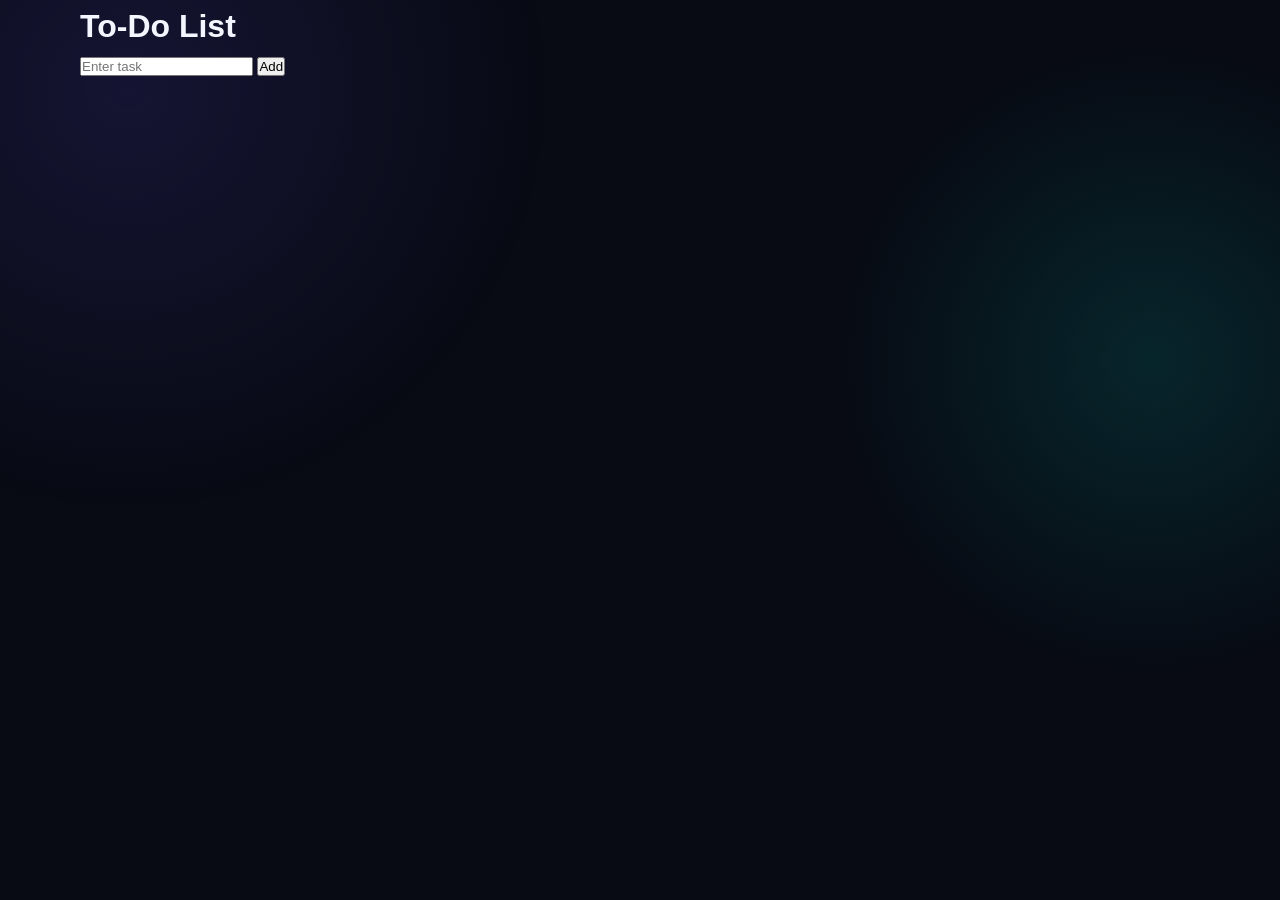
<file: Index.html>
<!DOCTYPE html>
<html lang="en">
<head>
    <meta charset="UTF-8">
    <meta name="viewport" content="width=device-width, initial-scale=1.0">
    <title>To-Do App</title>

    <link rel="stylesheet" href="style.css">
</head>
<body>

    <div class="container">
        <h1>To-Do List</h1>

        <div class="input-box">
            <input type="text" id="taskInput" placeholder="Enter task">
            <button onclick="addTask()">Add</button>
        </div>

        <ul id="taskList"></ul>
    </div>

    <script src="script.js"></script>
</body>
</html>
</file>
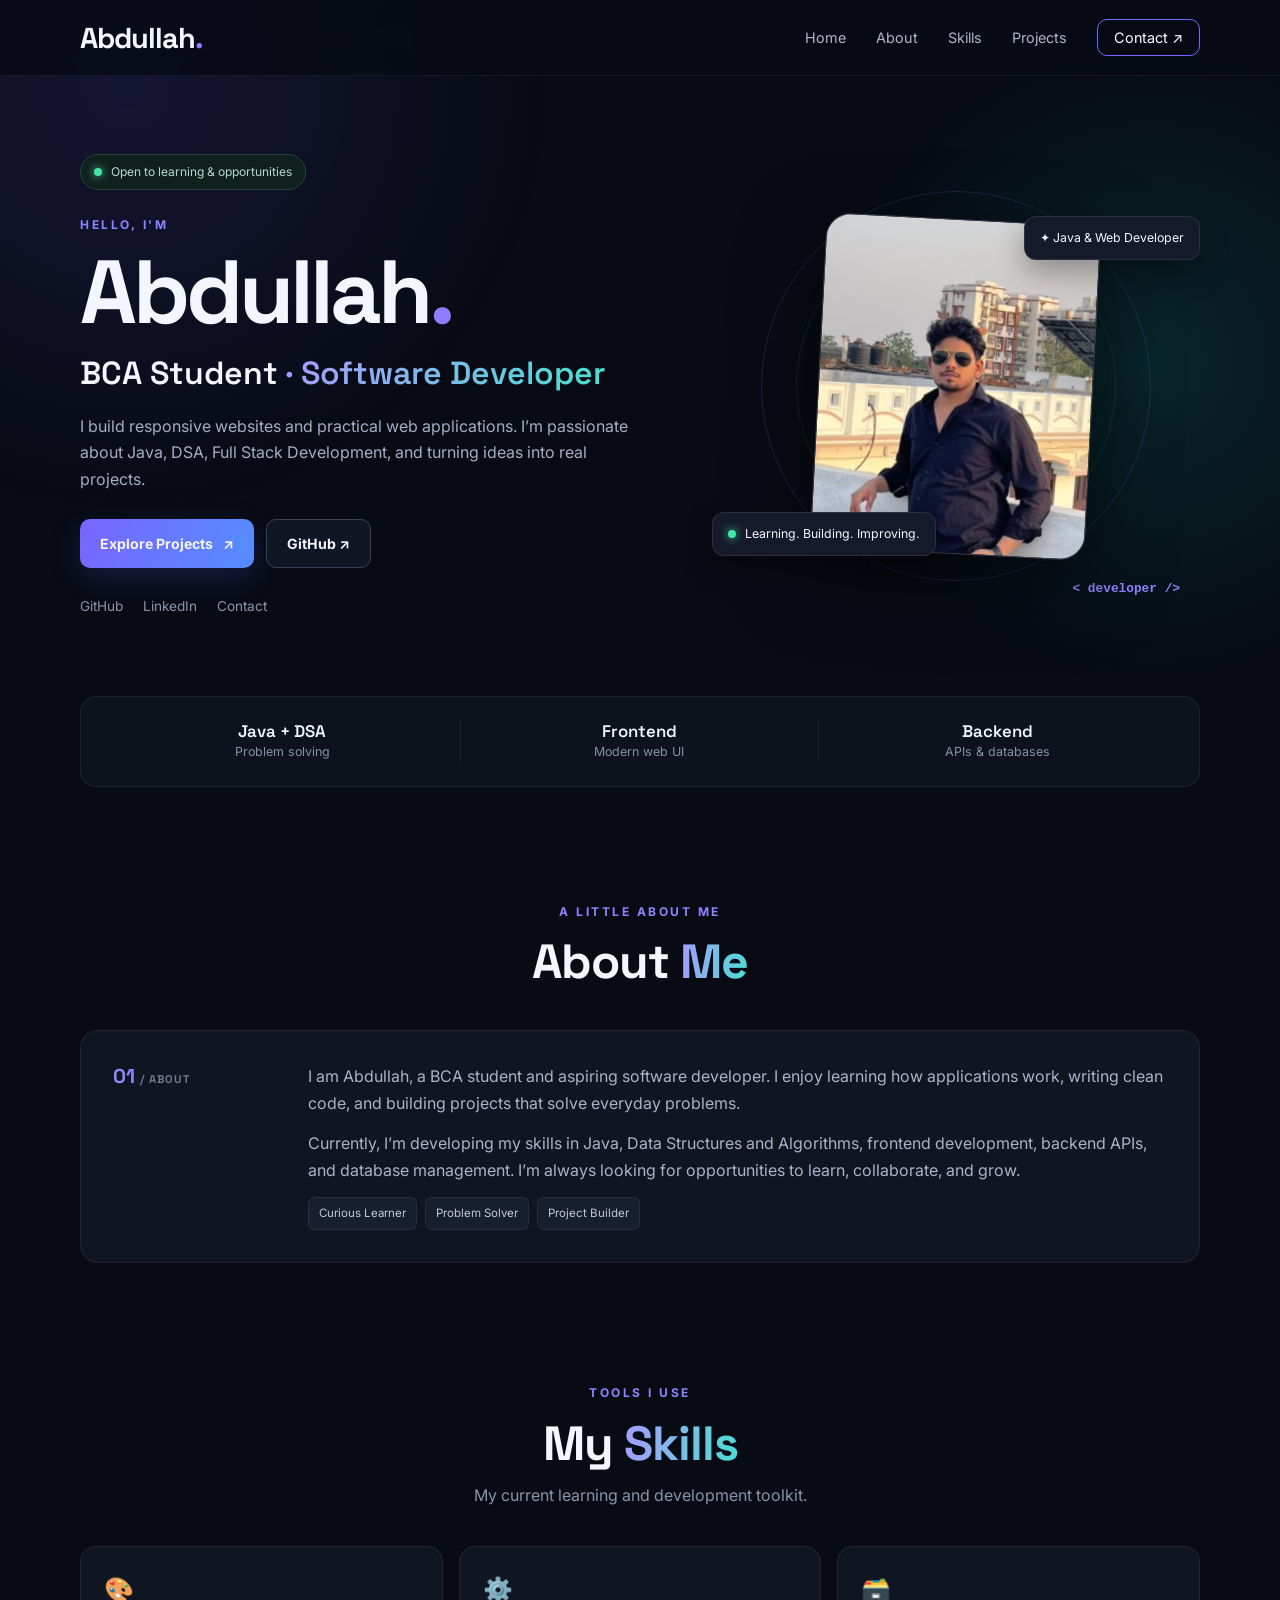
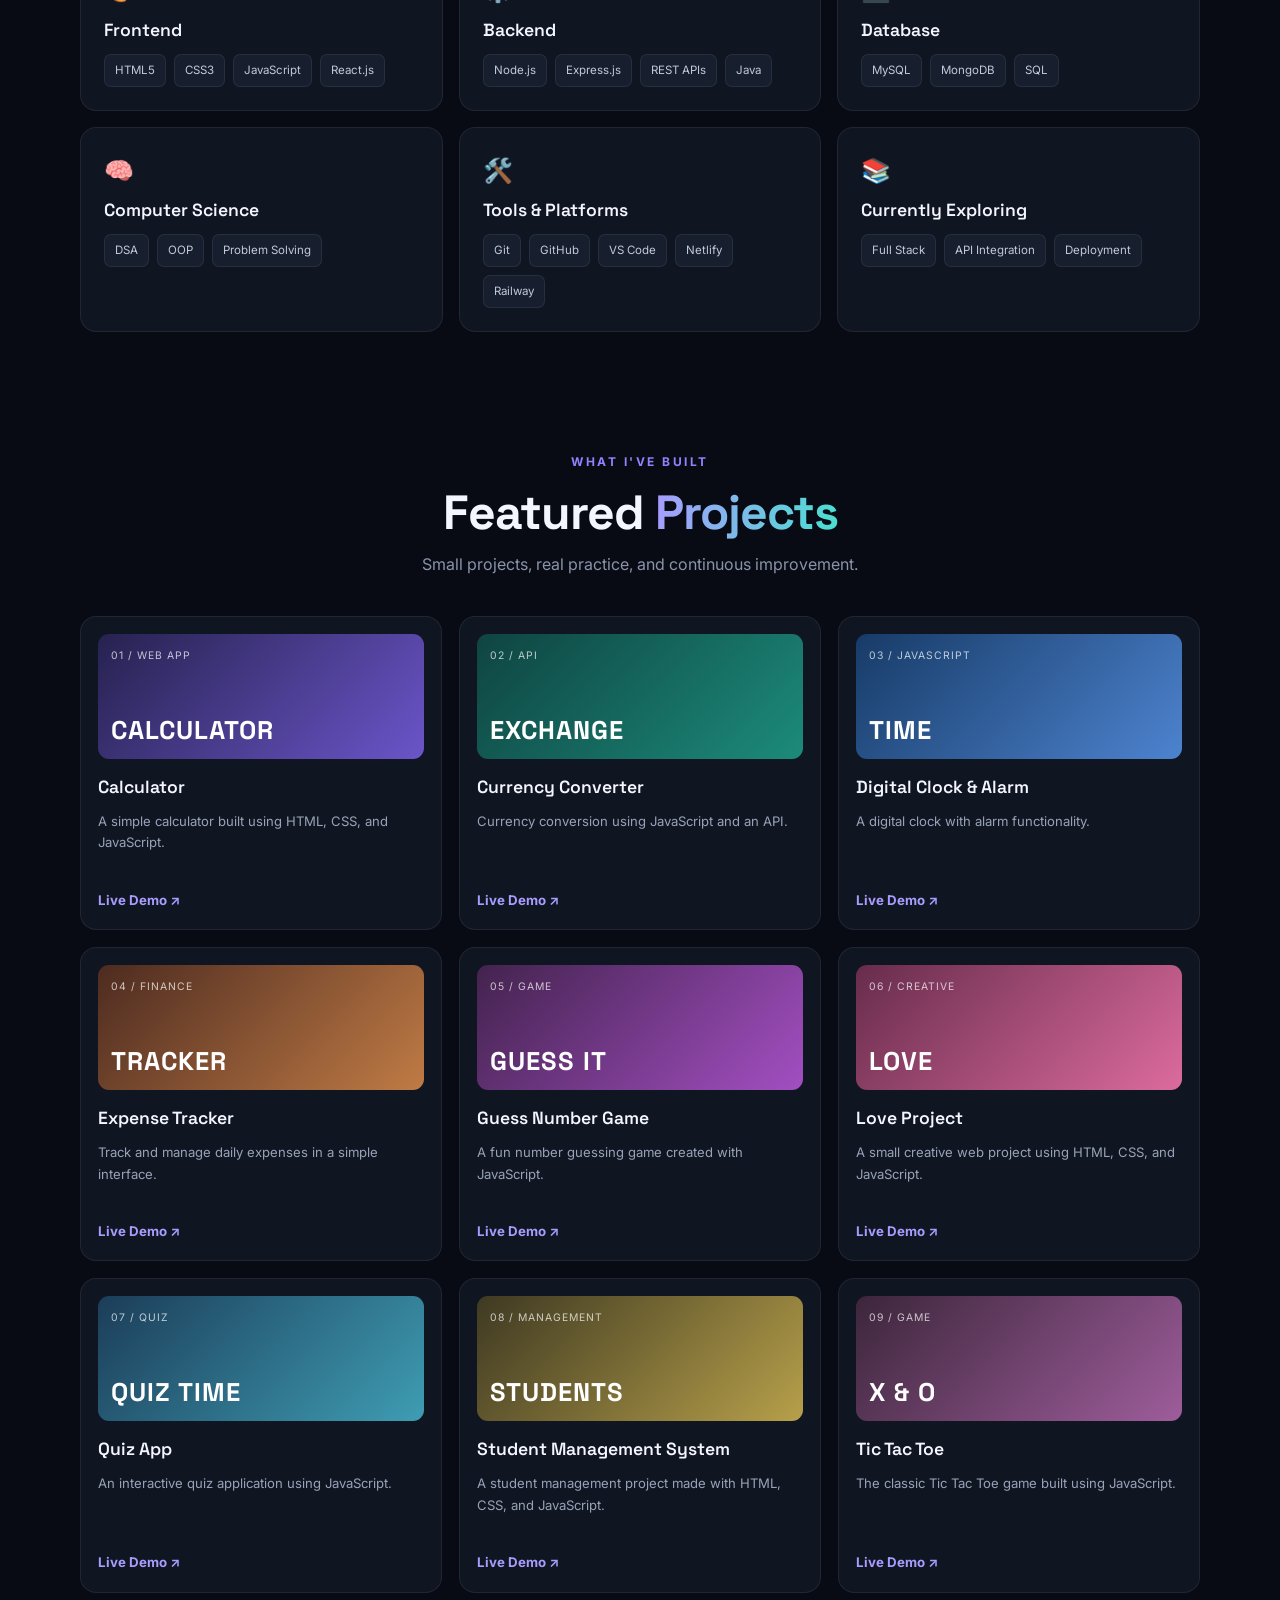
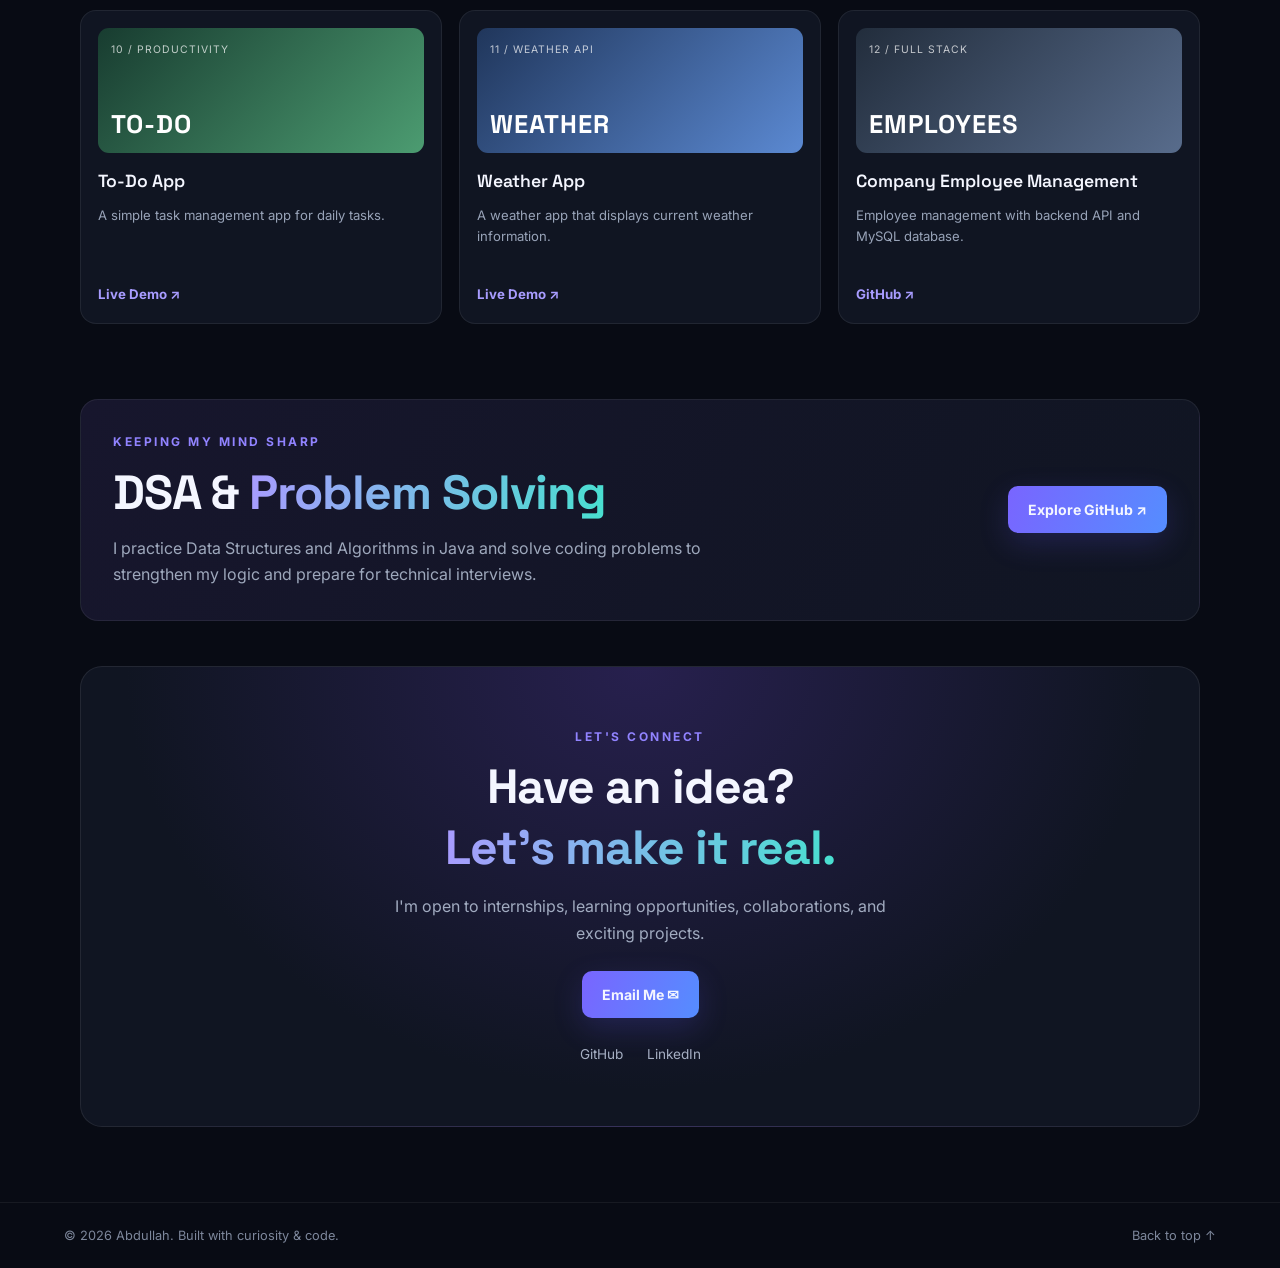
<file: index.html>
<!DOCTYPE html>
<html lang="en">
<head>
  <meta charset="UTF-8">
  <meta name="viewport" content="width=device-width, initial-scale=1.0">
  <meta name="description" content="Abdullah — BCA Student and Full Stack Developer Portfolio">
  <title>Abdullah | Developer Portfolio</title>
  <link rel="preconnect" href="https://fonts.googleapis.com">
  <link href="https://fonts.googleapis.com/css2?family=Inter:wght@400;500;600;700;800&family=Space+Grotesk:wght@500;600;700&display=swap" rel="stylesheet">
  <link rel="stylesheet" href="style.css">
</head>
<body>
<header class="header">
  <nav class="navbar container">
    <a class="logo" href="#home">Abdullah<span>.</span></a>
    <button class="menu-toggle" id="menuToggle" aria-label="Open navigation">☰</button>
    <ul class="nav-links" id="navLinks">
      <li><a href="#home">Home</a></li><li><a href="#about">About</a></li>
      <li><a href="#skills">Skills</a></li><li><a href="#projects">Projects</a></li><li><a class="nav-cta" href="#contact">Contact ↗</a></li>
    </ul>
  </nav>
</header>

<main>
<section id="home" class="hero container">
  <div class="hero-copy">
    <div class="availability"><span></span> Open to learning & opportunities</div>
    <p class="kicker">HELLO, I'M</p>
    <h1>Abdullah<span class="accent">.</span></h1>
    <h2>BCA Student <span class="gradient-text">· Software Developer</span></h2>
    <p class="intro">I build responsive websites and practical web applications. I’m passionate about Java, DSA, Full Stack Development, and turning ideas into real projects.</p>
    <div class="hero-actions"><a class="button primary" href="#projects">Explore Projects <span>↗</span></a><a class="button outline" href="https://github.com/abdullahkhanabdullah28575-alt" target="_blank" rel="noopener">GitHub ↗</a></div>
    <div class="quick-links"><a href="https://github.com/abdullahkhanabdullah28575-alt" target="_blank">GitHub</a><a href="https://www.linkedin.com/in/abdullah-khan-64b48943b/" target="_blank">LinkedIn</a><a href="#contact">Contact</a></div>
  </div>
  <div class="hero-image-wrap">
    <div class="ring ring1"></div><div class="ring ring2"></div>
    <div class="profile-frame">
      <!-- Add your own image in the repository root and name it profile.jpg -->
      <img src="profile.jpg" alt="Abdullah's profile photo" onerror="this.style.display='none';document.getElementById('photoFallback').style.display='flex'">
      <div class="photo-fallback" id="photoFallback"><span>AK</span><small>Your photo goes here</small></div>
    </div>
    <div class="floating-note note1">✦ Java & Web Developer</div>
    <div class="floating-note note2"><span class="green-dot"></span> Learning. Building. Improving.</div>
    <div class="floating-code">&lt; developer /&gt;</div>
  </div>
</section>

<div class="highlights container">
  <div><strong>Java + DSA</strong><small>Problem solving</small></div><div><strong>Frontend</strong><small>Modern web UI</small></div><div><strong>Backend</strong><small>APIs & databases</small></div>
</div>

<section id="about" class="section container">
  <div class="section-title"><p class="kicker">A LITTLE ABOUT ME</p><h2>About <span class="gradient-text">Me</span></h2></div>
  <div class="about-panel"><div class="section-index">01 <span>/ ABOUT</span></div><div><p>I am Abdullah, a BCA student and aspiring software developer. I enjoy learning how applications work, writing clean code, and building projects that solve everyday problems.</p><p>Currently, I’m developing my skills in Java, Data Structures and Algorithms, frontend development, backend APIs, and database management. I’m always looking for opportunities to learn, collaborate, and grow.</p><div class="pills"><span>Curious Learner</span><span>Problem Solver</span><span>Project Builder</span></div></div></div>
</section>

<section id="skills" class="section container">
  <div class="section-title"><p class="kicker">TOOLS I USE</p><h2>My <span class="gradient-text">Skills</span></h2><p class="subtitle">My current learning and development toolkit.</p></div>
  <div class="skills-grid">
    <article class="skill-box"><div class="skill-emoji">🎨</div><h3>Frontend</h3><div class="skill-tags"><span>HTML5</span><span>CSS3</span><span>JavaScript</span><span>React.js</span></div></article>
    <article class="skill-box"><div class="skill-emoji">⚙️</div><h3>Backend</h3><div class="skill-tags"><span>Node.js</span><span>Express.js</span><span>REST APIs</span><span>Java</span></div></article>
    <article class="skill-box"><div class="skill-emoji">🗃️</div><h3>Database</h3><div class="skill-tags"><span>MySQL</span><span>MongoDB</span><span>SQL</span></div></article>
    <article class="skill-box"><div class="skill-emoji">🧠</div><h3>Computer Science</h3><div class="skill-tags"><span>DSA</span><span>OOP</span><span>Problem Solving</span></div></article>
    <article class="skill-box"><div class="skill-emoji">🛠️</div><h3>Tools & Platforms</h3><div class="skill-tags"><span>Git</span><span>GitHub</span><span>VS Code</span><span>Netlify</span><span>Railway</span></div></article>
    <article class="skill-box"><div class="skill-emoji">📚</div><h3>Currently Exploring</h3><div class="skill-tags"><span>Full Stack</span><span>API Integration</span><span>Deployment</span></div></article>
  </div>
</section>

<section id="projects" class="section container">
  <div class="section-title"><p class="kicker">WHAT I'VE BUILT</p><h2>Featured <span class="gradient-text">Projects</span></h2><p class="subtitle">Small projects, real practice, and continuous improvement.</p></div>
  <div class="projects-grid">
    <article class="project-card"><div class="project-banner banner1"><span>01 / WEB APP</span><b>CALCULATOR</b></div><h3>Calculator</h3><p>A simple calculator built using HTML, CSS, and JavaScript.</p><a href="./Calculator/index.html" target="_blank">Live Demo ↗</a></article>
    <article class="project-card"><div class="project-banner banner2"><span>02 / API</span><b>EXCHANGE</b></div><h3>Currency Converter</h3><p>Currency conversion using JavaScript and an API.</p><a href="./Currency_Converter/index.html" target="_blank">Live Demo ↗</a></article>
    <article class="project-card"><div class="project-banner banner3"><span>03 / JAVASCRIPT</span><b>TIME</b></div><h3>Digital Clock & Alarm</h3><p>A digital clock with alarm functionality.</p><a href="./Digital_Clock_&_Alarm/index.html" target="_blank">Live Demo ↗</a></article>
    <article class="project-card"><div class="project-banner banner4"><span>04 / FINANCE</span><b>TRACKER</b></div><h3>Expense Tracker</h3><p>Track and manage daily expenses in a simple interface.</p><a href="./Expense_Tracker_project/index.html" target="_blank">Live Demo ↗</a></article>
    <article class="project-card"><div class="project-banner banner5"><span>05 / GAME</span><b>GUESS IT</b></div><h3>Guess Number Game</h3><p>A fun number guessing game created with JavaScript.</p><a href="./Guess_numberGame/index.html" target="_blank">Live Demo ↗</a></article>
    <article class="project-card"><div class="project-banner banner6"><span>06 / CREATIVE</span><b>LOVE</b></div><h3>Love Project</h3><p>A small creative web project using HTML, CSS, and JavaScript.</p><a href="./Love_P/index.html" target="_blank">Live Demo ↗</a></article>
    <article class="project-card"><div class="project-banner banner7"><span>07 / QUIZ</span><b>QUIZ TIME</b></div><h3>Quiz App</h3><p>An interactive quiz application using JavaScript.</p><a href="./Quiz-App/Index.html" target="_blank">Live Demo ↗</a></article>
    <article class="project-card"><div class="project-banner banner8"><span>08 / MANAGEMENT</span><b>STUDENTS</b></div><h3>Student Management System</h3><p>A student management project made with HTML, CSS, and JavaScript.</p><a href="./Student__managment_System/index.html" target="_blank">Live Demo ↗</a></article>
    <article class="project-card"><div class="project-banner banner9"><span>09 / GAME</span><b>X & O</b></div><h3>Tic Tac Toe</h3><p>The classic Tic Tac Toe game built using JavaScript.</p><a href="./TicTacToe/index.html" target="_blank">Live Demo ↗</a></article>
    <article class="project-card"><div class="project-banner banner10"><span>10 / PRODUCTIVITY</span><b>TO-DO</b></div><h3>To-Do App</h3><p>A simple task management app for daily tasks.</p><a href="./To_Do_App/index.html" target="_blank">Live Demo ↗</a></article>
    <article class="project-card"><div class="project-banner banner11"><span>11 / WEATHER API</span><b>WEATHER</b></div><h3>Weather App</h3><p>A weather app that displays current weather information.</p><a href="./WeatherApp_project/index.html" target="_blank">Live Demo ↗</a></article>
    <article class="project-card"><div class="project-banner banner12"><span>12 / FULL STACK</span><b>EMPLOYEES</b></div><h3>Company Employee Management</h3><p>Employee management with backend API and MySQL database.</p><a href="https://github.com/abdullahkhanabdullah28575-alt/Company-Employee-Management" target="_blank">GitHub ↗</a></article>
  </div>
</section>

<section class="section container dsa-section"><div><p class="kicker">KEEPING MY MIND SHARP</p><h2>DSA & <span class="gradient-text">Problem Solving</span></h2><p>I practice Data Structures and Algorithms in Java and solve coding problems to strengthen my logic and prepare for technical interviews.</p></div><a class="button primary" href="https://github.com/abdullahkhanabdullah28575-alt" target="_blank">Explore GitHub ↗</a></section>

<section id="contact" class="section container"><div class="contact-card"><p class="kicker">LET'S CONNECT</p><h2>Have an idea?<br><span class="gradient-text">Let's make it real.</span></h2><p>I'm open to internships, learning opportunities, collaborations, and exciting projects.</p><a class="button primary" href="mailto:abdullahkhanabdullah28575@gmail.com">Email Me ✉</a><div class="contact-socials"><a href="https://github.com/abdullahkhanabdullah28575-alt" target="_blank">GitHub</a><a href="https://www.linkedin.com/in/abdullah-khan-64b48943b/" target="_blank">LinkedIn</a></div></div></section>
</main>
<footer><p>© <span id="year"></span> Abdullah. Built with curiosity & code.</p><a href="#home">Back to top ↑</a></footer>
<script src="script.js"></script>
</body>
</html>
</file>
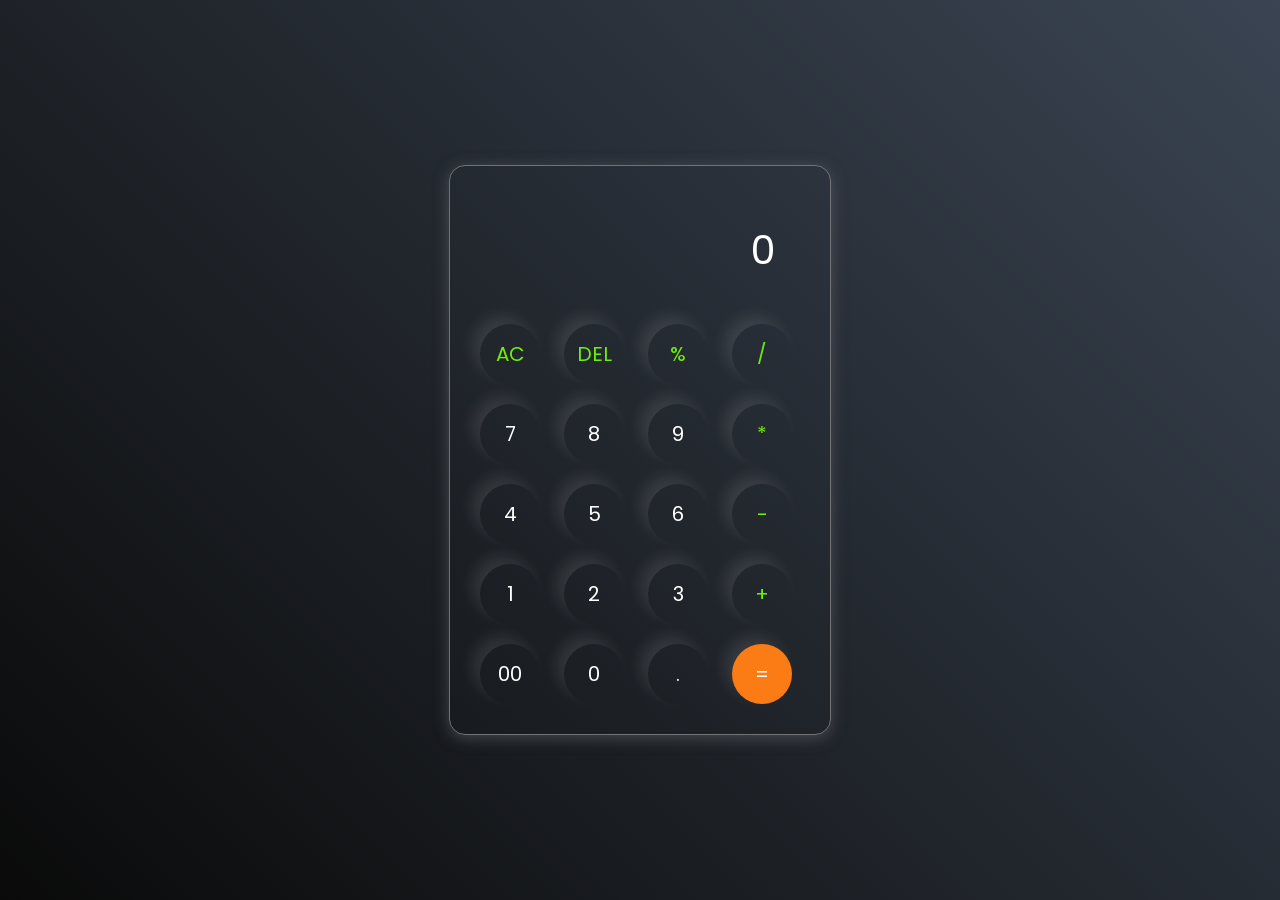
<file: Calculator/index.html>
<!DOCTYPE html>
<html lang="en">
  <head>
    <meta charset="UTF-8" />
    <meta http-equiv="X-UA-Compatible" content="IE=edge" />
    <meta name="viewport" content="width=device-width, initial-scale=1.0" />
    <link rel="stylesheet" href="style.css" />
    <title>Calculator - By Code Traversal</title>
  </head>
  <body>
    <div class="container">
      <div class="calculator">
        <input type="text" id="inputBox" placeholder="0" />
        <div>
          <button class="button operator">AC</button>
          <button class="button operator">DEL</button>
          <button class="button operator">%</button>
          <button class="button operator">/</button>
        </div>
        <div>
          <button class="button">7</button>
          <button class="button">8</button>
          <button class="button">9</button>
          <button class="button operator">*</button>
        </div>
        <div>
          <button class="button">4</button>
          <button class="button">5</button>
          <button class="button">6</button>
          <button class="button operator">-</button>
        </div>
        <div>
          <button class="button">1</button>
          <button class="button">2</button>
          <button class="button">3</button>
          <button class="button operator">+</button>
        </div>

        <div>
          <button class="button">00</button>
          <button class="button">0</button>
          <button class="button">.</button>
          <button class="button equalBtn">=</button>
        </div>
      </div>
    </div>

    <script src="script.js"></script>
  </body>
</html>
</file>
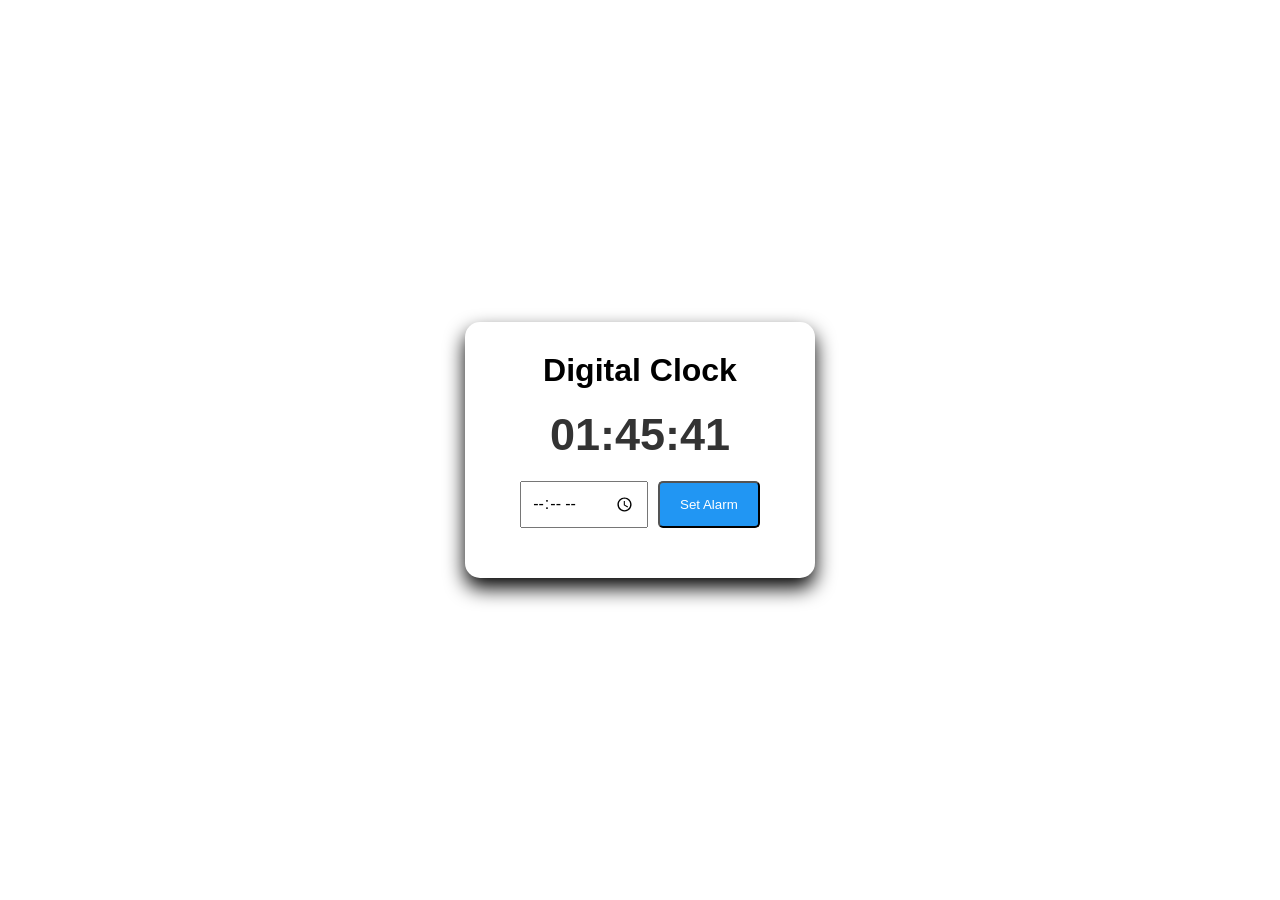
<file: Digital_Clock_&_Alarm/index.html>
<!DOCTYPE html>
<html lang="en">
<head>
    <meta charset="UTF-8">
    <meta name="viewport" content="width=device-width, initial-scale=1.0">
    <title>Digital Clock & Alarm</title>
    <link rel="stylesheet" href="style.css">
</head>
<body>
    <div class="container">
        <h1>Digital Clock</h1>
        <div id="clock">00:00:00</div>
        <div class="alarm-box">
        <input type="time" id="alarmTime">
        <button onclick="setAlarm()">Set Alarm</button>
        </div>
        <p id="status"></p>
    </div>
    <script src="script.js"></script>
    
</body>
</html>
</file>
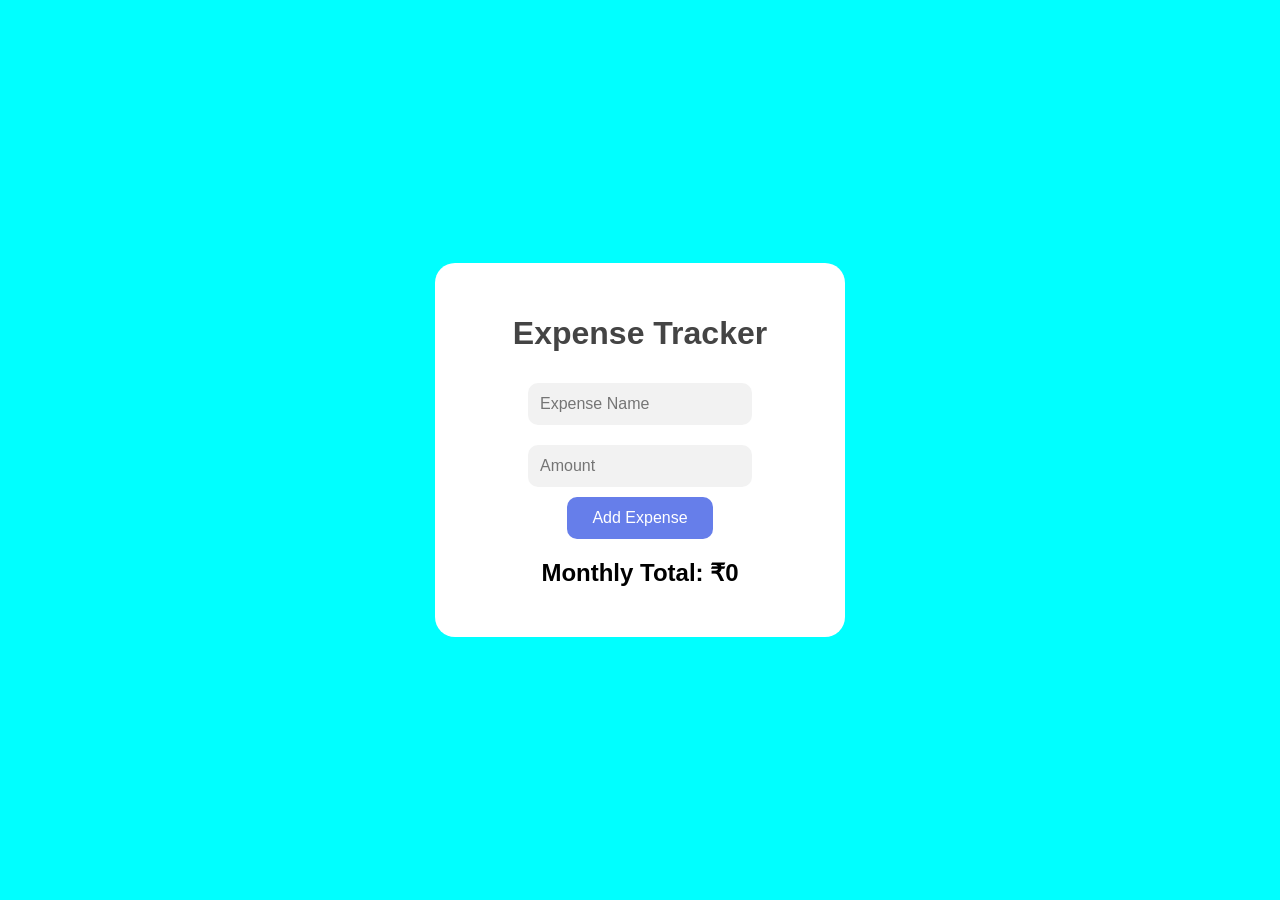
<file: Expense_Tracker_project/index.html>
<!DOCTYPE html>
<html>

<head>
<title>Expense Tracker</title>
<link rel="stylesheet" href="style.css">
</head>

<body>

<div class="container">

<h1> Expense Tracker</h1>

<input
type="text"
id="expenseName"
placeholder="Expense Name">

<input
type="number"
id="amount"
placeholder="Amount">

<button onclick="addExpense()">
Add Expense
</button>

<h2>
Monthly Total:
₹<span id="total">0</span>
</h2>

<ul id="list"></ul>

</div>

<script src="script.js"></script>

</body>
</html>
</file>
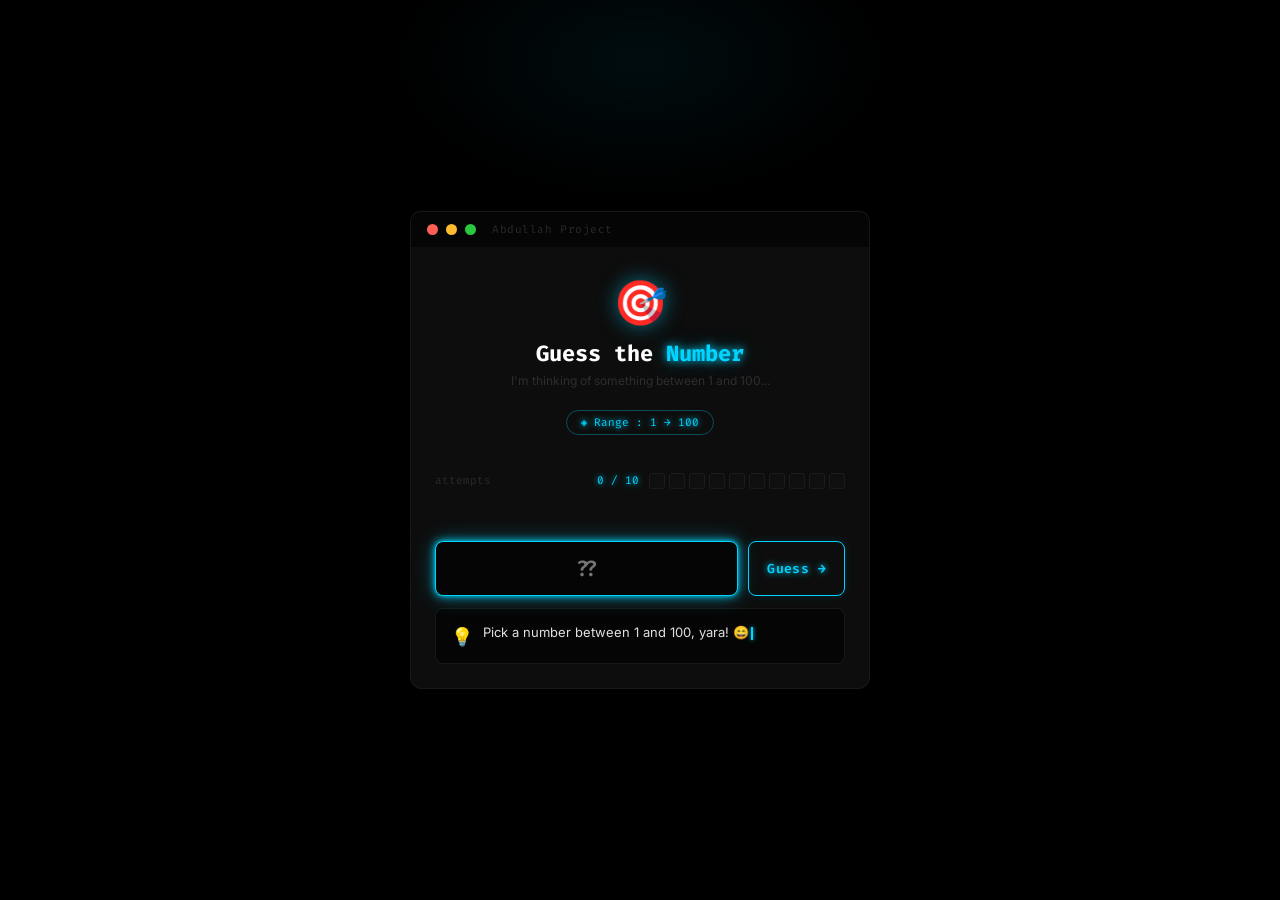
<file: Guess_numberGame/index.html>
<!DOCTYPE html>
<html lang="en">
<head>
<meta charset="UTF-8"/>
<meta name="viewport" content="width=device-width, initial-scale=1.0"/>
<title>Guess the Number</title>
<link href="https://fonts.googleapis.com/css2?family=Fira+Code:wght@400;500;600;700&family=Inter:wght@400;500;600&display=swap" rel="stylesheet"/>
<style>
*, *::before, *::after { box-sizing: border-box; margin: 0; padding: 0; }
:root {
  --bg:#000000; --surface:#0a0a0a; --card:#0d0d0d;
  --neon:#00d4ff; --neon-dim:rgba(0,212,255,0.13); --neon-mid:rgba(0,212,255,0.32);
  --neon-glow:0 0 8px #00d4ff,0 0 22px rgba(0,212,255,0.35);
  --green:#00ff88; --red:#ff4d6d; --yellow:#ffd60a;
  --text:#e0e0e0; --muted:#3a3a3a; --white:#ffffff;
}
body {
  background:var(--bg); color:var(--text);
  font-family:'Inter',sans-serif;
  min-height:100vh; display:flex; align-items:center; justify-content:center;
  padding:24px; overflow-x:hidden;
}
body::before {
  content:''; position:fixed; top:-80px; left:50%; transform:translateX(-50%);
  width:500px; height:280px;
  background:radial-gradient(ellipse,rgba(0,212,255,0.06) 0%,transparent 70%);
  pointer-events:none;
}
.container { position:relative; z-index:1; width:100%; max-width:460px; }

/* topbar */
.topbar {
  background:#050505; border:1px solid #181818; border-bottom:none;
  border-radius:10px 10px 0 0; padding:10px 16px;
  display:flex; align-items:center; gap:8px;
}
.dot { width:11px; height:11px; border-radius:50%; }
.dot.r{background:#ff5f57} .dot.y{background:#febc2e} .dot.g{background:#28c840}
.topbar-title { margin-left:8px; font-family:'Fira Code',monospace; font-size:11px; color:#2a2a2a; letter-spacing:.05em; }

/* card */
.card {
  background:var(--card); border:1px solid #181818; border-top:none;
  border-radius:0 0 12px 12px; padding:28px 24px 24px;
}

/* header */
.header { text-align:center; margin-bottom:22px; }
.emoji-big {
  font-size:44px; display:block; margin-bottom:10px;
  filter:drop-shadow(0 0 10px rgba(0,212,255,0.5)); transition:all .3s;
}
.title { font-family:'Fira Code',monospace; font-size:22px; font-weight:700; color:var(--white); }
.title span { color:var(--neon); text-shadow:var(--neon-glow); }
.subtitle { margin-top:5px; font-size:12px; color:#2e2e2e; }

/* badge */
.range-badge {
  display:inline-flex; align-items:center; gap:6px;
  background:transparent; border:1px solid var(--neon-mid); border-radius:20px;
  padding:4px 14px; font-family:'Fira Code',monospace; font-size:11px;
  color:var(--neon); text-shadow:0 0 6px var(--neon); margin-bottom:20px;
}

/* attempts */
.attempt-row { display:flex; align-items:center; justify-content:space-between; margin-bottom:12px; }
.attempt-label { font-size:11px; color:#2a2a2a; font-family:'Fira Code',monospace; }
.attempt-count { font-family:'Fira Code',monospace; font-size:11px; color:var(--neon); text-shadow:0 0 6px var(--neon); }
.attempt-pills { display:flex; gap:4px; }
.pill { width:16px; height:16px; border-radius:3px; background:#0f0f0f; border:1px solid #1c1c1c; transition:all .25s; }
.pill.used { background:var(--neon-dim); border-color:var(--neon); box-shadow:0 0 6px rgba(0,212,255,0.35); }
.pill.used.hot { background:rgba(255,214,10,0.12); border-color:var(--yellow); box-shadow:0 0 6px rgba(255,214,10,0.4); }
.pill.used.win { background:rgba(0,255,136,0.12); border-color:var(--green); box-shadow:0 0 8px rgba(0,255,136,0.5); }

/* history */
.history { min-height:26px; display:flex; flex-wrap:wrap; gap:5px; margin-bottom:14px; }
.hist-chip {
  font-family:'Fira Code',monospace; font-size:10px; padding:2px 8px;
  border-radius:4px; background:#080808; border:1px solid #1a1a1a; color:#2e2e2e;
  animation:popIn .2s ease;
}
.hist-chip.high { border-color:rgba(255,77,109,0.4); color:var(--red); }
.hist-chip.low  { border-color:rgba(0,255,136,0.3);  color:var(--green); }

/* input */
.input-group { display:flex; gap:10px; margin-bottom:12px; }
.num-input {
  flex:1; background:#050505; border:1.5px solid #1e1e1e;
  border-radius:8px; color:var(--white); font-family:'Fira Code',monospace;
  font-size:22px; font-weight:600; padding:12px 16px; outline:none;
  text-align:center; transition:border-color .2s,box-shadow .2s;
  -moz-appearance:textfield;
}
.num-input::-webkit-outer-spin-button,.num-input::-webkit-inner-spin-button{-webkit-appearance:none}
.num-input:focus { border-color:var(--neon); box-shadow:0 0 0 2px rgba(0,212,255,0.1),var(--neon-glow); }
.num-input.shake       { animation:shake .35s ease; }
.num-input.pulse-green { animation:pulseGreen .5s ease; }
.num-input.pulse-red   { animation:pulseRed .5s ease; }

.guess-btn {
  background:transparent; border:1.5px solid var(--neon); border-radius:8px;
  color:var(--neon); font-family:'Fira Code',monospace; font-size:13px; font-weight:600;
  padding:12px 18px; cursor:pointer; white-space:nowrap; letter-spacing:.03em;
  text-shadow:0 0 6px var(--neon);
  box-shadow:0 0 10px rgba(0,212,255,0.12),inset 0 0 10px rgba(0,212,255,0.03);
  transition:all .2s;
}
.guess-btn:hover  { background:var(--neon-dim); box-shadow:var(--neon-glow); }
.guess-btn:active { transform:scale(.96); }
.guess-btn:disabled { opacity:.2; cursor:not-allowed; }

/* hint */
.hint-box {
  background:#050505; border:1px solid #181818; border-radius:8px;
  padding:13px 15px; font-size:13px; line-height:1.55; min-height:50px;
  display:flex; align-items:flex-start; gap:10px; transition:border-color .3s,box-shadow .3s;
}
.hint-box.hint-low   { border-color:rgba(0,255,136,0.35);  box-shadow:0 0 12px rgba(0,255,136,0.05); }
.hint-box.hint-high  { border-color:rgba(255,77,109,0.35); box-shadow:0 0 12px rgba(255,77,109,0.05); }
.hint-box.hint-hot   { border-color:rgba(255,214,10,0.4);  box-shadow:0 0 12px rgba(255,214,10,0.07); }
.hint-box.hint-win   { border-color:var(--neon);           box-shadow:var(--neon-glow); }
.hint-box.hint-error { border-color:rgba(255,214,10,0.3); }
.hint-icon { font-size:18px; flex-shrink:0; margin-top:1px; }
.hint-text { color:var(--text); font-size:13px; }
.cursor {
  display:inline-block; width:2px; height:13px; background:var(--neon);
  margin-left:2px; vertical-align:middle;
  animation:blink .7s step-end infinite; box-shadow:0 0 4px var(--neon);
}
@keyframes blink{0%,100%{opacity:1}50%{opacity:0}}

/* win */
.win-overlay { display:none; flex-direction:column; align-items:center; text-align:center; padding:4px 0; animation:fadeIn .4s ease; }
.win-overlay.show { display:flex; }
.win-title { font-family:'Fira Code',monospace; font-size:20px; font-weight:700; color:var(--neon); text-shadow:var(--neon-glow); margin-bottom:6px; }
.win-sub   { font-size:13px; color:#333; margin-bottom:14px; }
.win-sub strong { color:var(--white); }
.win-stat  { font-family:'Fira Code',monospace; font-size:42px; font-weight:700; color:var(--white); line-height:1; }
.win-stat-label { font-size:11px; color:#2a2a2a; margin-bottom:20px; font-family:'Fira Code',monospace; }
.restart-btn {
  background:transparent; border:1.5px solid var(--neon); border-radius:8px;
  color:var(--neon); font-family:'Fira Code',monospace; font-size:12px;
  padding:10px 28px; cursor:pointer; text-shadow:0 0 6px var(--neon);
  box-shadow:0 0 10px rgba(0,212,255,0.12); transition:all .2s; letter-spacing:.05em;
}
.restart-btn:hover  { background:var(--neon-dim); box-shadow:var(--neon-glow); }
.restart-btn:active { transform:scale(.97); }

#confetti { position:fixed; top:0; left:0; width:100%; height:100%; pointer-events:none; z-index:999; }

@keyframes shake{0%,100%{transform:translateX(0)}20%{transform:translateX(-5px)}40%{transform:translateX(5px)}60%{transform:translateX(-3px)}80%{transform:translateX(3px)}}
@keyframes pulseGreen{0%{box-shadow:0 0 0 0 rgba(0,255,136,.5)}70%{box-shadow:0 0 0 10px rgba(0,255,136,0)}100%{box-shadow:0 0 0 0 rgba(0,255,136,0)}}
@keyframes pulseRed{0%{box-shadow:0 0 0 0 rgba(255,77,109,.5)}70%{box-shadow:0 0 0 10px rgba(255,77,109,0)}100%{box-shadow:0 0 0 0 rgba(255,77,109,0)}}
@keyframes popIn{from{transform:scale(.6);opacity:0}to{transform:scale(1);opacity:1}}
@keyframes fadeIn{from{opacity:0;transform:translateY(8px)}to{opacity:1;transform:translateY(0)}}
@keyframes bounce{0%,100%{transform:translateY(0)}50%{transform:translateY(-7px)}}
@media(max-width:420px){.card{padding:20px 14px 18px}.title{font-size:18px}}
</style>
</head>
<body>
<canvas id="confetti"></canvas>
<div class="container">
  <div class="topbar">
    <div class="dot r"></div><div class="dot y"></div><div class="dot g"></div>
    <span class="topbar-title">Abdullah Project</span>
  </div>
  <div class="card">
    <div class="header">
      <span class="emoji-big" id="mainEmoji">🎯</span>
      <div class="title">Guess the <span>Number</span></div>
      <div class="subtitle">I'm thinking of something between 1 and 100...</div>
    </div>
    <div style="text-align:center;margin-bottom:18px;">
      <span class="range-badge">◈ Range : 1 → 100</span>
    </div>

    <div id="gameArea">
      <div class="attempt-row">
        <span class="attempt-label">attempts</span>
        <div style="display:flex;align-items:center;gap:10px;">
          <span class="attempt-count" id="attCount">0 / 10</span>
          <div class="attempt-pills" id="pills"></div>
        </div>
      </div>
      <div class="history" id="history"></div>
      <div class="input-group">
        <input type="number" class="num-input" id="numInput" min="1" max="100" placeholder="??" autocomplete="off"/>
        <button class="guess-btn" id="guessBtn" onclick="makeGuess()">Guess →</button>
      </div>
      <div class="hint-box" id="hintBox">
        <span class="hint-icon" id="hintIcon">💡</span>
        <span class="hint-text" id="hintText"></span>
      </div>
    </div>

    <div class="win-overlay" id="winOverlay">
      <div class="win-title">✦ You cracked it!</div>
      <div class="win-sub">The number was <strong id="winNum"></strong></div>
      <div class="win-stat" id="winAttempts"></div>
      <div class="win-stat-label">// attempts_taken</div>
      <button class="restart-btn" onclick="restartGame()">↺ play_again()</button>
    </div>
  </div>
</div>

<script>
let secretNum,attempts,gameOver=false;
const MAX=10;
const hints={
  start:["Pick a number between 1 and 100, yara! 😄"],
  low:["Are bhaiya, thoda aur upar jao! 📈","Chhota hai yaar, bada socho bada! 🤔","Hint: isse bada number daalna hai dost!","Or Upar! Number bada hai 👆","Nahi, aur upar jaana padega yaar 😄"],
  high:["ABE! Bahut bada hai bhai, neeche aao! 📉","Thoda kam kar yaar, itna bhi nahi hai 😅","Neeche aaja dost, bahut high ho gaya!","Hint: chhota socho is baar 👇","Zyada mat sochna, neeche chalo bhai!"],
  warm:["🔥Bahut paas hai aap maharaj!","Ek dum close hai yaar, ek aur try! 🎯","Dil bole ek baar aur! Bahut pass ho dost 🔥","Almost almost! Ho gaya 🔥"],
  cold:["❄️ Thanda thanda cool cool — bahut door hai!","Hmm, yahan kuch nahi hai bhai 🧊","Ice ice baby ❄️ Bilkul alag direction!","Bahut door nikal gaye, wapas socho 🥶"],
  invalid:["Arre yaar, 1 se 100 ke beech daalna hai! itna bhi nhi padh paye😅","Invalid number bhai, range dekh ek baar (Chutiya)!","1 to 100 ke andar reh yaar 😄"],
  lastChance:["⚠️ Last chance hai bhai! Soch samajh ke maar!","⚠️ Yeh tera final attempt hai yaar, ek dum focus! 🎯"],
};
function rnd(a){return a[Math.floor(Math.random()*a.length)];}

let typeTimer=null;
function typewrite(icon,text,boxClass){
  clearTimeout(typeTimer);
  const box=document.getElementById('hintBox');
  const ico=document.getElementById('hintIcon');
  const el =document.getElementById('hintText');
  box.className=`hint-box ${boxClass}`;
  ico.textContent=icon; el.innerHTML='';
  let i=0;
  const cur=document.createElement('span'); cur.className='cursor'; el.appendChild(cur);
  function tick(){
    if(i<text.length){cur.before(text[i++]);typeTimer=setTimeout(tick,20);}
    else setTimeout(()=>cur.remove(),900);
  }
  tick();
}

function initGame(){
  secretNum=Math.floor(Math.random()*100)+1;
  attempts=0; gameOver=false;
  document.getElementById('gameArea').style.display='';
  document.getElementById('winOverlay').classList.remove('show');
  document.getElementById('numInput').value='';
  document.getElementById('numInput').disabled=false;
  document.getElementById('guessBtn').disabled=false;
  document.getElementById('mainEmoji').textContent='🎯';
  document.getElementById('mainEmoji').style.animation='';
  document.getElementById('history').innerHTML='';
  document.getElementById('attCount').textContent=`0 / ${MAX}`;
  buildPills();
  typewrite('💡',rnd(hints.start),'');
  document.getElementById('numInput').focus();
}

function buildPills(){
  const c=document.getElementById('pills'); c.innerHTML='';
  for(let i=0;i<MAX;i++){const d=document.createElement('div');d.className='pill';d.id=`pill-${i}`;c.appendChild(d);}
}
function fillPill(i,type){
  const p=document.getElementById(`pill-${i}`);if(!p)return;
  p.classList.add('used');
  if(type==='hot') p.classList.add('hot');
  if(type==='win') p.classList.add('win');
}
function addHistory(num,dir){
  const chip=document.createElement('span');
  chip.className=`hist-chip ${dir}`;
  chip.textContent=num+(dir==='high'?' ↑':dir==='low'?' ↓':' ✓');
  document.getElementById('history').appendChild(chip);
}
function animateInput(type){
  const inp=document.getElementById('numInput');
  inp.classList.remove('shake','pulse-green','pulse-red'); void inp.offsetWidth;
  inp.classList.add(type==='shake'?'shake':type==='green'?'pulse-green':'pulse-red');
}

function makeGuess(){
  if(gameOver)return;
  const inp=document.getElementById('numInput');
  const val=parseInt(inp.value);
  if(isNaN(val)||val<1||val>100){animateInput('shake');typewrite('⚠️',rnd(hints.invalid),'hint-error');inp.focus();return;}
  attempts++;
  document.getElementById('attCount').textContent=`${attempts} / ${MAX}`;
  const diff=Math.abs(val-secretNum);
  if(val===secretNum){
    fillPill(attempts-1,'win'); addHistory(val,'win'); gameOver=true;
    typewrite('🎉','YESSSS! Tu toh genius hai bhai! Sahi pakad liya!! 🏆','hint-win');
    setTimeout(showWin,950); return;
  }
  const isLow=val<secretNum, isHot=diff<=8, isCold=diff>40;
  fillPill(attempts-1,isHot?'hot':'');
  let icon,msg,boxClass;
  if(isHot){icon='🔥';msg=rnd(hints.warm)+(isLow?' (aur upar!)':' (thoda neeche!)');boxClass='hint-hot';}
  else if(isCold){icon='❄️';msg=rnd(hints.cold);boxClass=isLow?'hint-low':'hint-high';}
  else{if(isLow){icon='📈';msg=rnd(hints.low);boxClass='hint-low';}else{icon='📉';msg=rnd(hints.high);boxClass='hint-high';}}
  if(attempts===MAX-1){icon='⚠️';msg=rnd(hints.lastChance);boxClass='hint-error';}
  addHistory(val,isLow?'low':'high');
  animateInput(isLow?'green':'red');
  typewrite(icon,msg,boxClass);
  const pool=isHot?['🔥','😮','🤩']:isCold?['🥶','😅','🫠']:isLow?['👆','🤔','👀']:['👇','😬','🤔'];
  document.getElementById('mainEmoji').textContent=pool[Math.floor(Math.random()*pool.length)];
  if(attempts>=MAX){gameOver=true;setTimeout(showLoss,400);return;}
  inp.value=''; inp.focus();
}

function showWin(){
  document.getElementById('gameArea').style.display='none';
  document.getElementById('winOverlay').classList.add('show');
  document.getElementById('winNum').textContent=secretNum;
  document.getElementById('winAttempts').textContent=attempts;
  document.getElementById('mainEmoji').textContent='🏆';
  document.getElementById('mainEmoji').style.animation='bounce .8s ease infinite';
  launchConfetti();
}
function showLoss(){
  typewrite('😢',`Time up yaar! Number tha ${secretNum}. Agli baar pakka karenge! 💪`,'hint-error');
  document.getElementById('numInput').disabled=true;
  document.getElementById('guessBtn').disabled=true;
  document.getElementById('mainEmoji').textContent='😵';
  setTimeout(()=>{if(confirm(`Oops! Number tha ${secretNum} 🙈\nPhir khelega?`))restartGame();},1200);
}
function restartGame(){initGame();}

document.addEventListener('DOMContentLoaded',()=>{
  document.getElementById('numInput').addEventListener('keydown',e=>{if(e.key==='Enter')makeGuess();});
  initGame();
});

function launchConfetti(){
  const canvas=document.getElementById('confetti');
  const ctx=canvas.getContext('2d');
  canvas.width=window.innerWidth; canvas.height=window.innerHeight;
  const colors=['#00d4ff','#00ff88','#ffd60a','#ff4d6d','#a78bfa','#ffffff'];
  const pieces=Array.from({length:130},()=>({
    x:Math.random()*canvas.width,y:Math.random()*-canvas.height,
    r:Math.random()*5+3,d:Math.random()*2.5+1,
    color:colors[Math.floor(Math.random()*colors.length)],
    tilt:Math.random()*10-5,tiltAngle:0,tiltSpeed:Math.random()*.1+.04,
  }));
  let frame=0;
  function draw(){
    ctx.clearRect(0,0,canvas.width,canvas.height);
    pieces.forEach(p=>{
      p.tiltAngle+=p.tiltSpeed;p.y+=p.d+1;p.x+=Math.sin(p.tiltAngle)*1.5;
      p.tilt=Math.sin(p.tiltAngle)*12;
      if(p.y>canvas.height){p.y=-10;p.x=Math.random()*canvas.width;}
      ctx.beginPath();ctx.lineWidth=p.r;ctx.strokeStyle=p.color;ctx.globalAlpha=0.85;
      ctx.moveTo(p.x+p.tilt+p.r/2,p.y);ctx.lineTo(p.x+p.tilt,p.y+p.tilt+p.r/2);ctx.stroke();
    });
    frame++;
    if(frame<260)requestAnimationFrame(draw);
    else ctx.clearRect(0,0,canvas.width,canvas.height);
  }
  draw();
}
</script>
</body>
</html>
</file>
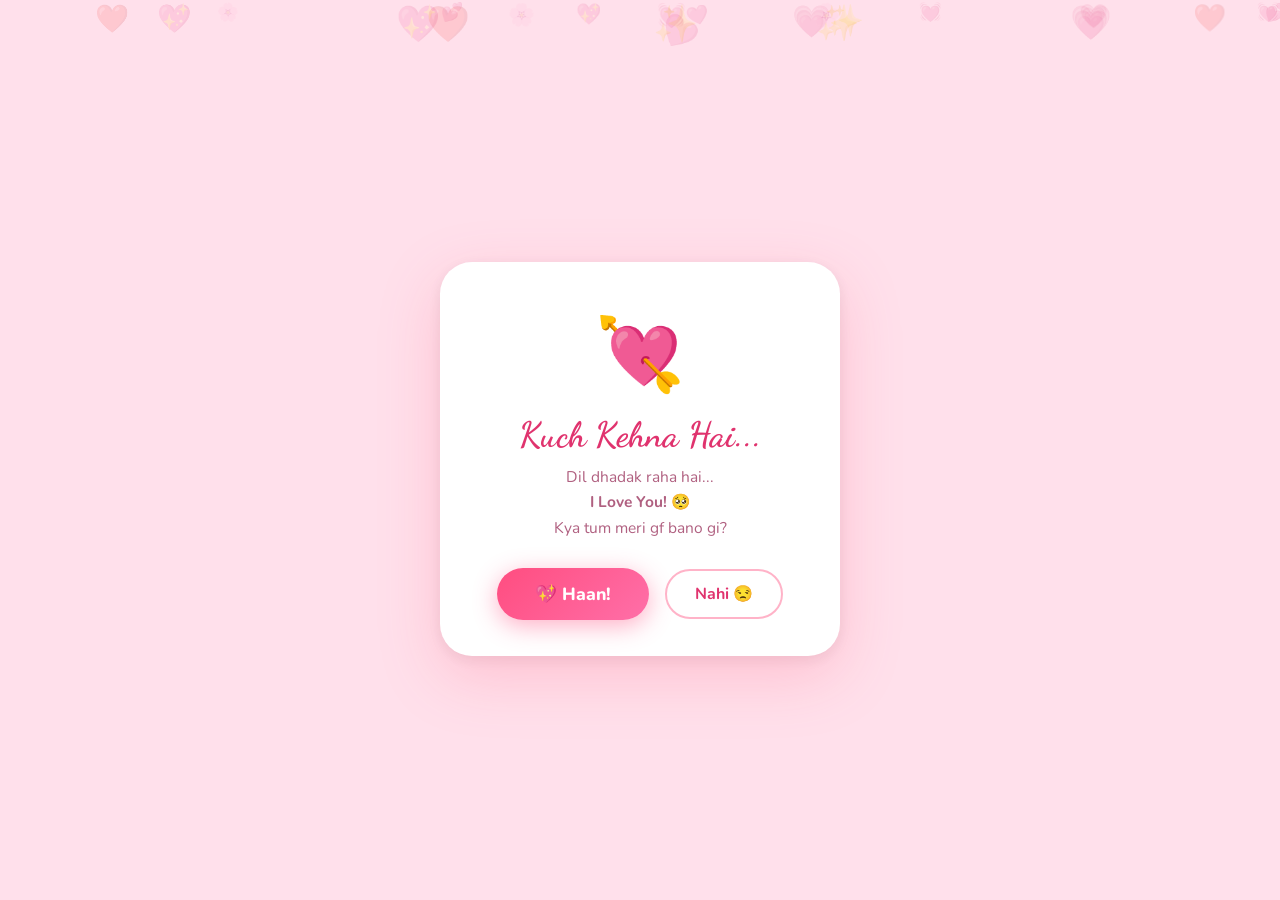
<file: Love_P/index.html>
<!DOCTYPE html>
<html lang="hi">
<head>
  <meta charset="UTF-8" />
  <meta name="viewport" content="width=device-width, initial-scale=1.0"/>
  <title>💌 Kuch Kehna Hai...</title>
  <link href="https://fonts.googleapis.com/css2?family=Dancing+Script:wght@700&family=Nunito:wght@400;600;800&display=swap" rel="stylesheet"/>
  <style>
    *, *::before, *::after { box-sizing: border-box; margin: 0; padding: 0; }
    body {
      min-height: 100vh;
      background: #ffe0eb;
      font-family: 'Nunito', sans-serif;
      overflow: hidden;
      position: relative;
    }
    .bg-heart {
      position: fixed;
      opacity: 0.15;
      animation: floatUp linear infinite;
      pointer-events: none;
      z-index: 0;
    }
    @keyframes floatUp {
      0%   { transform: translateY(110vh) rotate(0deg); opacity: 0.15; }
      100% { transform: translateY(-10vh) rotate(20deg); opacity: 0; }
    }

    /* THE CARD — absolutely positioned, moves on No hover */
    .card {
      position: fixed;
      z-index: 10;
      background: #fff;
      border-radius: 32px;
      padding: 44px 36px 36px;
      width: min(400px, 88vw);
      text-align: center;
      box-shadow: 0 20px 60px rgba(255,100,130,0.25), 0 4px 16px rgba(0,0,0,0.08);
      transition: left 0.4s cubic-bezier(.34,1.4,.64,1), top 0.4s cubic-bezier(.34,1.4,.64,1);
    }
    @keyframes shake {
      0%,100% { rotate: 0deg; }
      20% { rotate: -5deg; }
      40% { rotate: 5deg; }
      60% { rotate: -4deg; }
      80% { rotate: 4deg; }
    }
    .shaking { animation: shake 0.35s ease; }

    .big-emoji {
      font-size: 4.5rem;
      display: block;
      margin-bottom: 10px;
      animation: heartbeat 1.2s ease-in-out infinite;
    }
    @keyframes heartbeat {
      0%,100% { transform: scale(1); }
      14% { transform: scale(1.2); }
      28% { transform: scale(1); }
      42% { transform: scale(1.15); }
      56% { transform: scale(1); }
    }
    h1 {
      font-family: 'Dancing Script', cursive;
      font-size: 2.2rem;
      color: #e0336e;
      margin-bottom: 8px;
    }
    .subtitle {
      font-size: 0.97rem;
      color: #b06080;
      margin-bottom: 28px;
      line-height: 1.65;
    }
    .btn-row {
      display: flex;
      gap: 16px;
      justify-content: center;
      align-items: center;
    }
    .btn-yes {
      background: linear-gradient(135deg, #ff4d80, #ff6fa8);
      color: #fff;
      border: none;
      border-radius: 50px;
      padding: 14px 38px;
      font-size: 1.1rem;
      font-family: 'Nunito', sans-serif;
      font-weight: 800;
      cursor: pointer;
      box-shadow: 0 6px 24px rgba(255,77,128,0.45);
      transition: transform 0.15s, box-shadow 0.15s;
    }
    .btn-yes:hover { transform: scale(1.08); box-shadow: 0 10px 32px rgba(255,77,128,0.55); }
    .btn-no {
      background: #fff;
      color: #e0336e;
      border: 2.5px solid #ffb3c8;
      border-radius: 50px;
      padding: 12px 28px;
      font-size: 1rem;
      font-family: 'Nunito', sans-serif;
      font-weight: 700;
      cursor: pointer;
      white-space: nowrap;
      transition: font-size 0.3s, padding 0.3s, opacity 0.3s;
    }

    /* Floating toast */
    #toast {
      position: fixed;
      bottom: 28px;
      left: 50%;
      transform: translateX(-50%);
      background: #ff4d80;
      color: #fff;
      padding: 10px 24px;
      border-radius: 50px;
      font-size: 0.92rem;
      font-weight: 700;
      opacity: 0;
      transition: opacity 0.3s;
      z-index: 100;
      pointer-events: none;
      white-space: nowrap;
    }

    /* Success */
    .success {
      display: none;
      flex-direction: column;
      align-items: center;
      animation: popIn 0.6s cubic-bezier(.34,1.56,.64,1) both;
    }
    @keyframes popIn {
      from { opacity: 0; transform: scale(0.5); }
      to   { opacity: 1; transform: scale(1); }
    }
    .success .big-emoji { font-size: 5.5rem; }
    .success h2 {
      font-family: 'Dancing Script', cursive;
      font-size: 2.5rem;
      color: #e0336e;
      margin: 10px 0 8px;
    }
    .success p { color: #c05070; font-size: 1rem; line-height: 1.7; }

    /* Confetti */
    .cp {
      position: fixed;
      width: 10px; height: 10px;
      border-radius: 2px;
      pointer-events: none;
      z-index: 200;
      animation: cf 2s ease-in forwards;
    }
    @keyframes cf {
      0%   { opacity: 1; transform: translateY(-20px) rotate(0deg); }
      100% { opacity: 0; transform: translateY(110vh) rotate(720deg); }
    }
  </style>
</head>
<body>

<div id="toast">😜 Pakad ke dekho!</div>

<div class="card" id="card">
  <div id="questionScreen">
    <span class="big-emoji">💘</span>
    <h1>Kuch Kehna Hai...</h1>
    <p class="subtitle">
      Dil dhadak raha hai...<br>
      <strong>I Love You! 🥺</strong><br>
      Kya tum meri gf bano gi?
    </p>
    <div class="btn-row">
      <button class="btn-yes" onclick="sayYes()">💖 Haan!</button>
      <button class="btn-no" id="btnNo"
        onmouseenter="runAway()"
        ontouchstart="runAway(event)">Nahi 😒</button>
    </div>
  </div>

  <div class="success" id="successScreen">
    <span class="big-emoji">🥰</span>
    <h2>Yaayyy! 🎉</h2>
    <p>
      Tumne Haan keh diya!<br>
      Ab tum meri ho, main tumhara! 💕<br><br>
      <strong style="color:#e0336e;">I Love You sooo much! 😘</strong>
    </p>
  </div>
</div>

<script>
  // Background hearts
  ['❤️','💕','💓','💗','💖','🌸','✨'].forEach((em, i) => {
    for (let j = 0; j < 3; j++) {
      const h = document.createElement('span');
      h.className = 'bg-heart';
      h.textContent = em;
      h.style.left = Math.random() * 100 + 'vw';
      h.style.fontSize = (1 + Math.random() * 1.4) + 'rem';
      h.style.animationDuration = (6 + Math.random() * 8) + 's';
      h.style.animationDelay = (Math.random() * 10) + 's';
      document.body.appendChild(h);
    }
  });

  // Center card on load
  const card = document.getElementById('card');
  function placeCenter() {
    card.style.left = (innerWidth  / 2 - card.offsetWidth  / 2) + 'px';
    card.style.top  = (innerHeight / 2 - card.offsetHeight / 2) + 'px';
  }
  placeCenter();

  // Toast
  const toast = document.getElementById('toast');
  const toastMsgs = [
    "Arre bhaag rha hu ! 😝",
    "Pakad ke dekho! 😜",
    "Nahi bolna nahi hai! 🙅",
    "Haha! Miss! 😂",
    "Itna bhi asaan nahi! 😏",
    "Try karte raho! 😎",
    "Haan bol do na! 🙏",
    "Thak gaye? Haan bol do! 😴",
    "Ek baar Haan... bas! 👀",
    "Dil ke sunno! 💖",
    "Nahi… ya haan? 🤔",
    "Last chance! ✨",
  ];
  let toastTimer;
  function showToast(msg) {
    toast.textContent = msg;
    toast.style.opacity = '1';
    clearTimeout(toastTimer);
    toastTimer = setTimeout(() => toast.style.opacity = '0', 1500);
  }

  // Run away logic
  const btnNo = document.getElementById('btnNo');
  let noCount = 0;
  let lastRunTime = 0;

  function runAway(e) {
    if (e) e.preventDefault();
    const now = Date.now();
    if (now - lastRunTime < 300) return; // debounce
    lastRunTime = now;

    noCount++;
    showToast(toastMsgs[Math.min(noCount - 1, toastMsgs.length - 1)]);

    // Shrink No button gradually
    if (noCount >= 5)  btnNo.style.fontSize = '0.85rem', btnNo.style.padding = '10px 20px';
    if (noCount >= 9)  btnNo.style.fontSize = '0.68rem', btnNo.style.padding = '8px 14px';
    if (noCount >= 13) { btnNo.style.opacity = '0'; btnNo.style.pointerEvents = 'none'; }

    // Move WHOLE CARD to random spot
    const pad = 12;
    const cw = card.offsetWidth;
    const ch = card.offsetHeight;
    const maxX = innerWidth  - cw - pad;
    const maxY = innerHeight - ch - pad;

    const cx = parseFloat(card.style.left) || 0;
    const cy = parseFloat(card.style.top)  || 0;

    let nx, ny, tries = 0;
    do {
      nx = pad + Math.random() * maxX;
      ny = pad + Math.random() * maxY;
      tries++;
    } while (tries < 25 && Math.hypot(nx - cx, ny - cy) < Math.min(innerWidth, innerHeight) * 0.28);

    card.classList.add('shaking');
    setTimeout(() => card.classList.remove('shaking'), 380);

    card.style.left = nx + 'px';
    card.style.top  = ny + 'px';
  }

  // Yes
  function sayYes() {
    document.getElementById('questionScreen').style.display = 'none';
    document.getElementById('successScreen').style.display = 'flex';
    // Smooth re-center
    setTimeout(() => {
      card.style.transition = 'left 0.55s cubic-bezier(.34,1.4,.64,1), top 0.55s cubic-bezier(.34,1.4,.64,1)';
      card.style.left = (innerWidth  / 2 - card.offsetWidth  / 2) + 'px';
      card.style.top  = (innerHeight / 2 - card.offsetHeight / 2) + 'px';
    }, 50);
    confetti();
  }

  function confetti() {
    const cols = ['#ff4d80','#ff9eb5','#ffd700','#a8edea','#ff6b6b','#c3b1e1','#fdfd96'];
    for (let i = 0; i < 110; i++) {
      setTimeout(() => {
        const c = document.createElement('div');
        c.className = 'cp';
        c.style.cssText = `background:${cols[i%cols.length]};left:${Math.random()*100}vw;top:-20px;animation-duration:${1.2+Math.random()*1.2}s`;
        document.body.appendChild(c);
        setTimeout(() => c.remove(), 3200);
      }, i * 22);
    }
  }
</script>
</body>
</html>
</file>
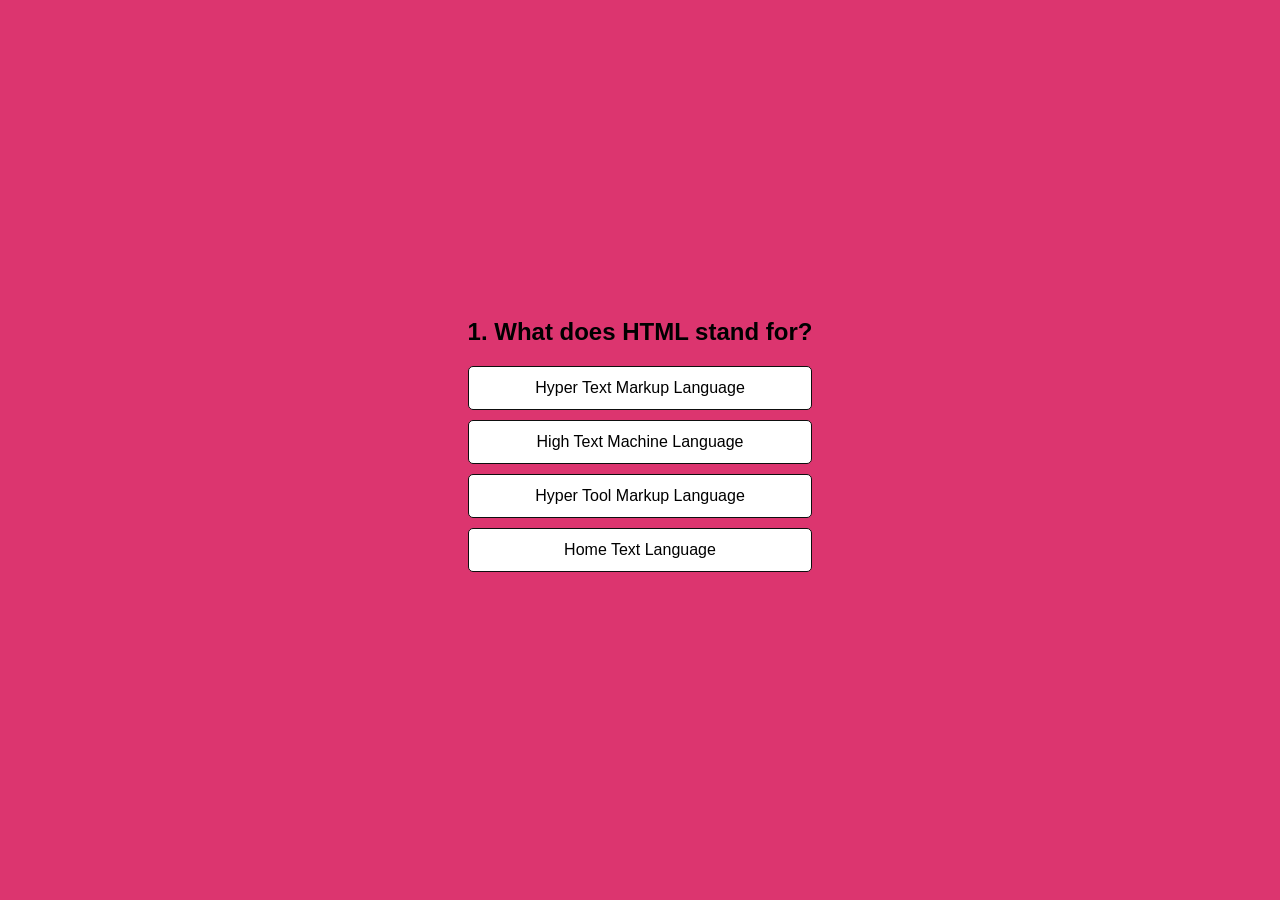
<file: Quiz-App/Index.html>
<!DOCTYPE html>
<html lang="en">
<head>
<meta charset="UTF-8">
<meta name="viewport" content="width=device-width, initial-scale=1.0">
<title>Quiz App</title>
<!-- <link rel="stylesheet" href="style.css"> -->
 <!-- <link rel="stylesheet" href="style.css"> -->
 <link rel="stylesheet" href="style.css">
<style>
   
</style>
</head>
<body>

<div class="quiz-box">
    <h2   id="question">Question</h2>

    <div id="answers" ></div>

    <button id="nextBtn">Next</button>
</div>

<script src="script.js"></script>


</body>
</html>
</file>
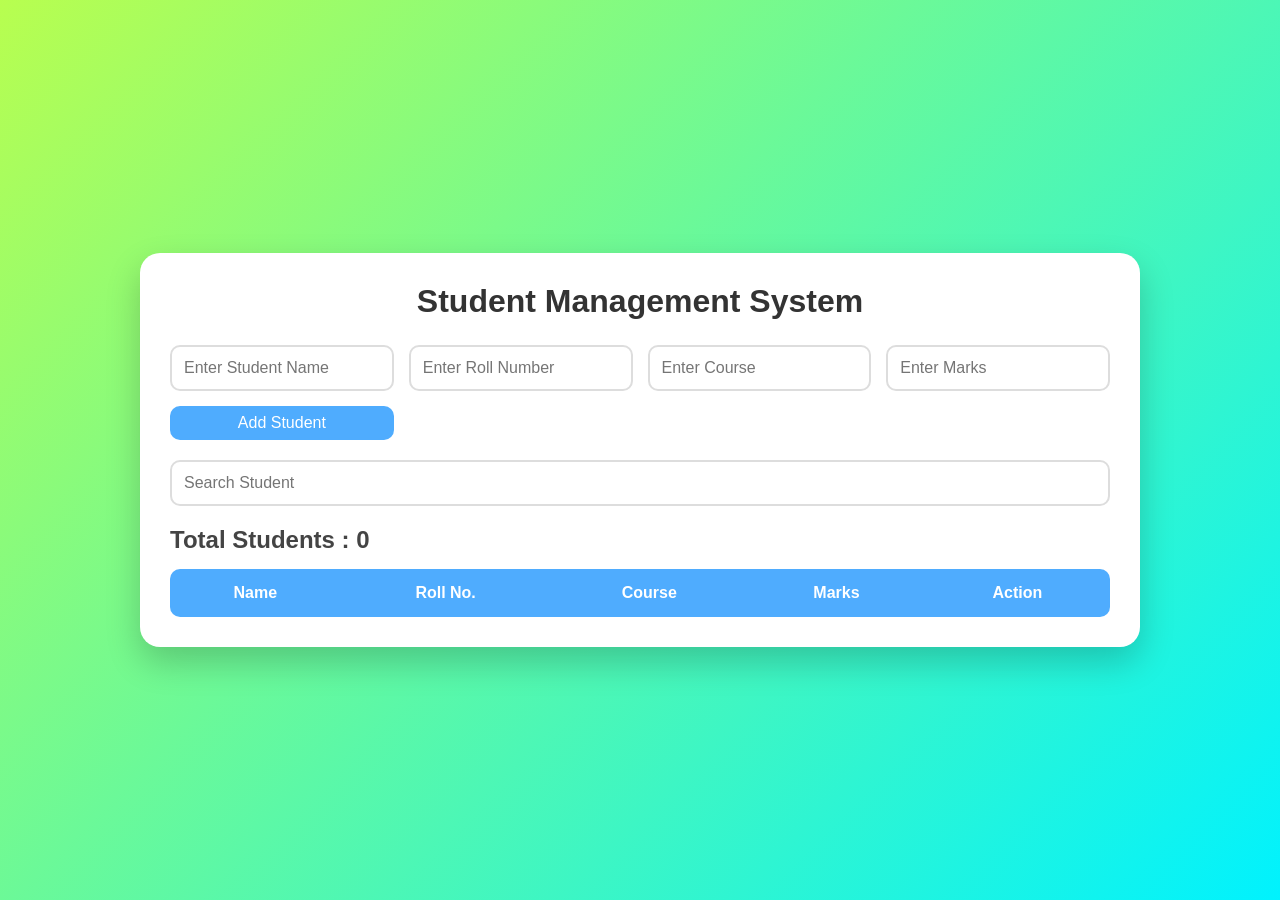
<file: Student__managment_System/index.html>
<!DOCTYPE html>
<html lang="en">
<head>
    <meta charset="UTF-8">
    <meta name="viewport" content="width=device-width, initial-scale=1.0">
    <title>Student Management System</title>
    <link rel="stylesheet" href="style.css">
</head>
<body>

    <div class="container">

        <h1>Student Management System</h1>

        <div class="form-box">

            <input type="text" id="name" placeholder="Enter Student Name">

            <input type="number" id="roll" placeholder="Enter Roll Number">

            <input type="text" id="course" placeholder="Enter Course">

            <input type="number" id="marks" placeholder="Enter Marks">

            <button id="addBtn">Add Student</button>

        </div>

        <div class="search-box">

            <input type="text" id="search" placeholder="Search Student">

        </div>

        <h2>Total Students :
            <span id="totalStudents">0</span>
        </h2>

        <table>

            <thead>

                <tr>
                    <th>Name</th>
                    <th>Roll No.</th>
                    <th>Course</th>
                    <th>Marks</th>
                    <th>Action</th>
                </tr>

            </thead>

            <tbody id="studentList">

            </tbody>

        </table>

    </div>

    <script src="script.js"></script>

</body>
</html>
</file>
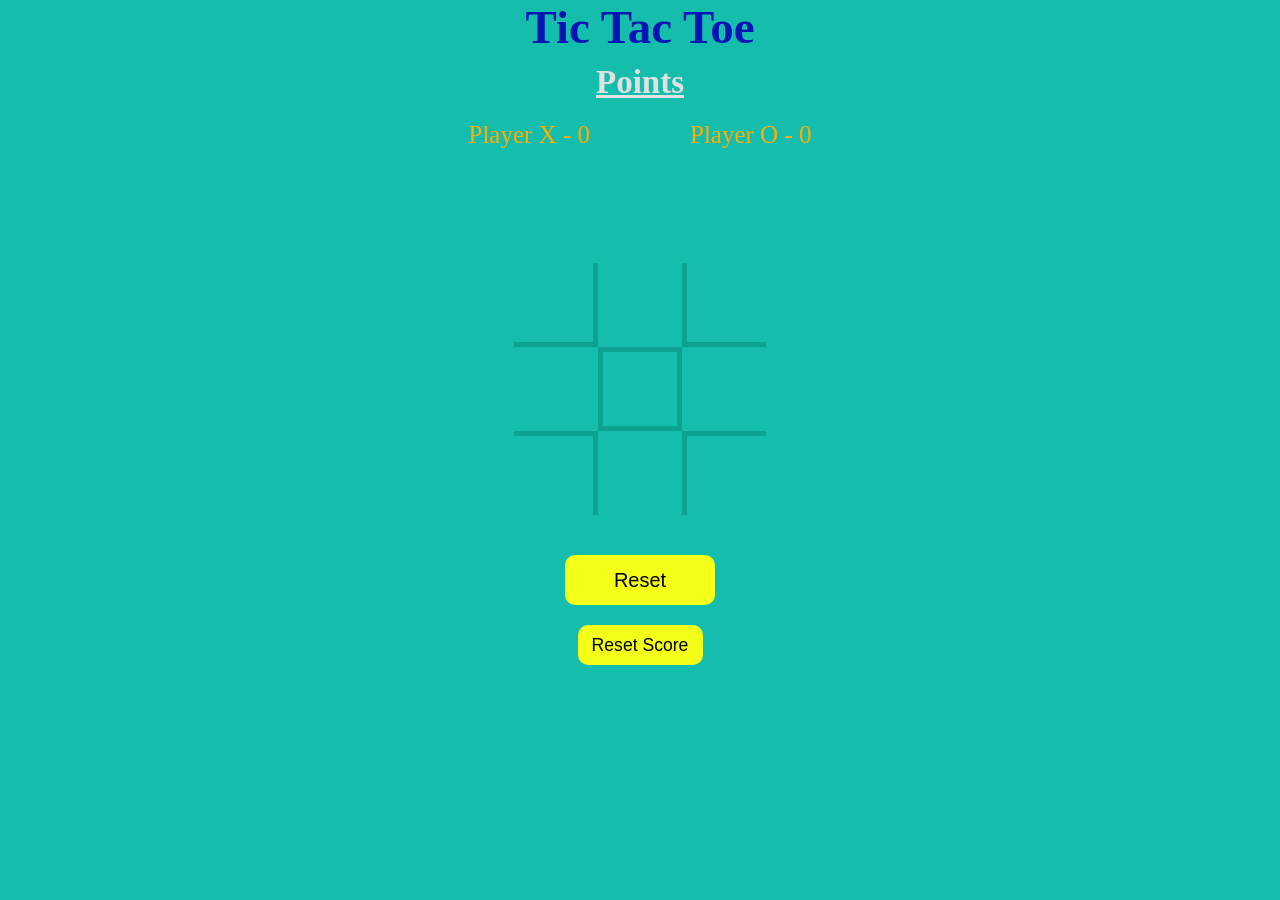
<file: TicTacToe/index.html>
<!DOCTYPE html>
<html lang="en">
<head>
  <meta charset="UTF-8">
  <meta http-equiv="X-UA-Compatible" content="IE=edge">
  <meta name="viewport" content="width=device-width, initial-scale=1.0">
  <title>Tic Tac Toe</title>
  <link rel="stylesheet" href="style.css">
</head>
<body>
  <div class="status hide">
    <p>
      Winner
    </p>
    <button class=newGame>New Game</button>
  </div>
  <h1>Tic Tac Toe</h1>
  <h3>Points</h3>
  <div class="scores">
    <div id="playerOne">Player X - 0</div>
    <div id="playerTwo">Player O - 0</div>
  </div>
  <div id="container">
    <div class="Game">
      <button class=button id="topLeft"></button>
      <button class=button id="topCenter"></button>
      <button class=button id="topRight"></button>
      <button class=button id="middleLeft"></button>
      <button class=button id="middleCenter"></button>
      <button class=button id="middleRight"></button>
      <button class=button id="bottomLeft"></button>
      <button class=button id="bottomCenter"></button>
      <button class=button id="bottomRight"></button>
    </div>
    <button class=resetButton>Reset</button>
    <button class=resetScore>Reset Score</button>
  </div>
  <script src="script.js"></script>
</body>
</html>
</file>
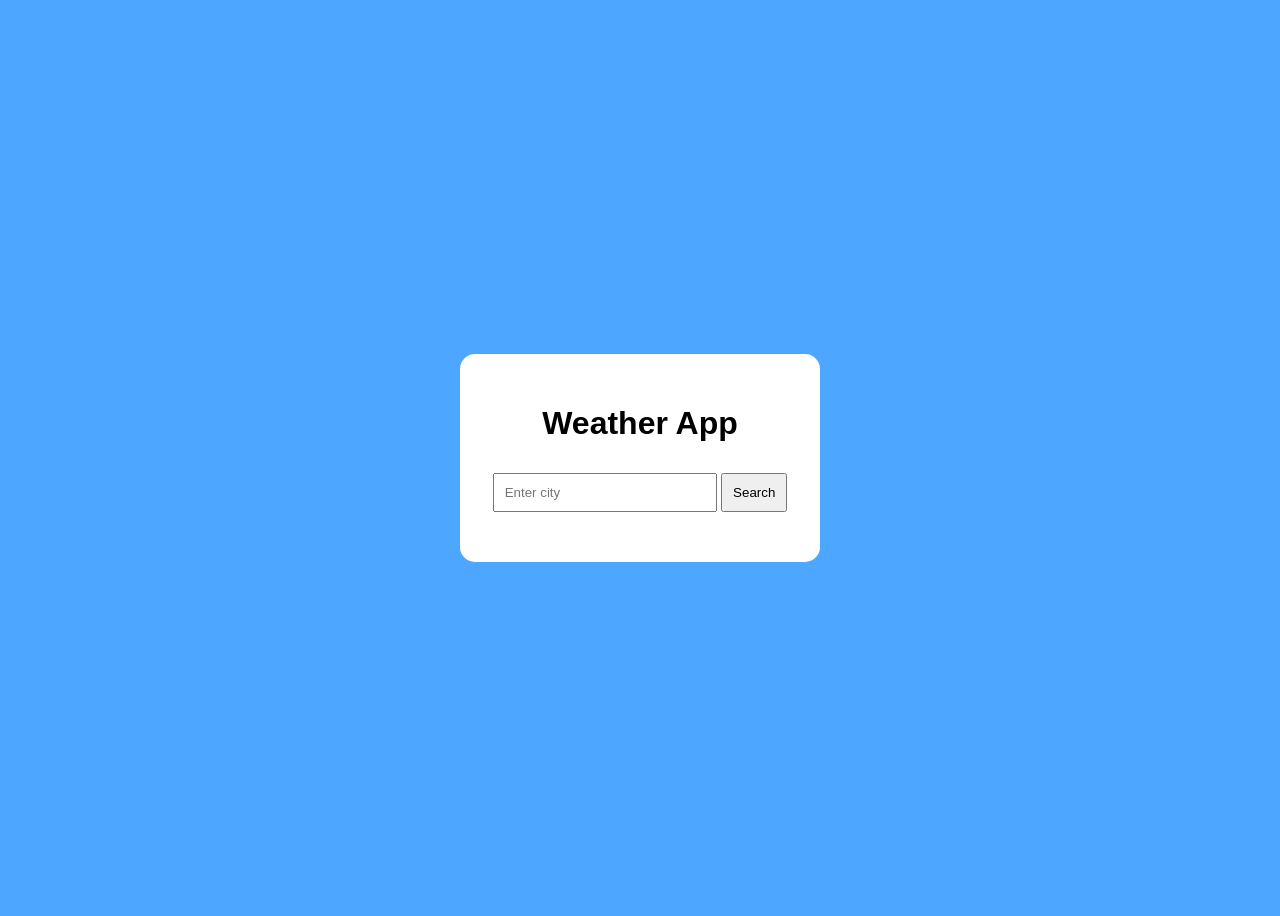
<file: WeatherApp_project/index.html>
<!DOCTYPE html>
<html lang="en">

<head>
    <meta charset="UTF-8">
    <meta name="viewport" content="width=\, initial-scale=1.0">
    <title>Weather App</title>
    <link rel="stylesheet" href="style.css">
</head>

<body>
    <div class="card">
        <h1>Weather App</h1>
        <input type="text" id="city" placeholder="Enter city">
        <button onclick="getWeather()">
            Search
        </button>
        <div id="result"></div>
    </div>
    <script src="script.js"></script>

</body>

</html>
</file>
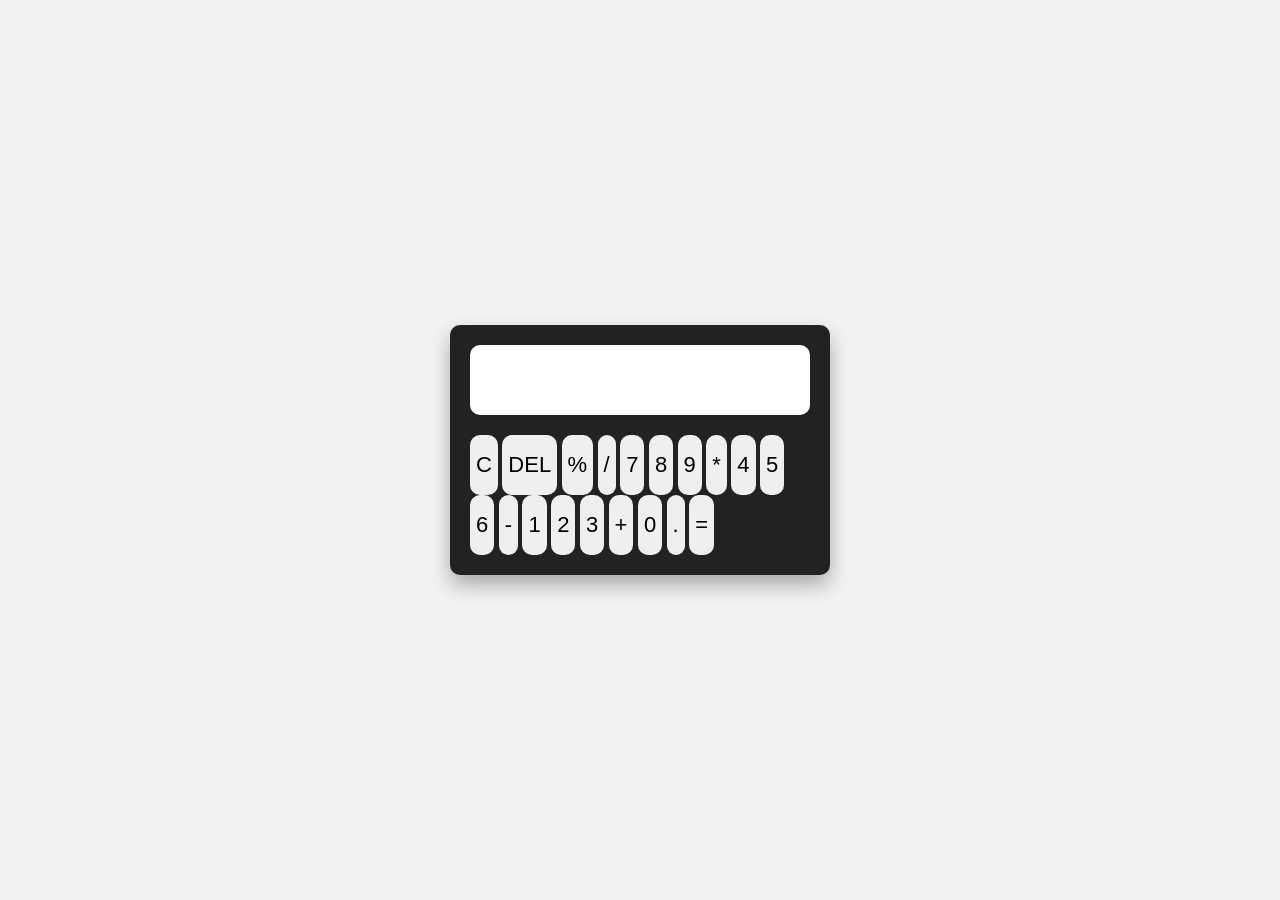
<file: Calculator.html>
<!DOCTYPE html>
<html lang="en">
<head>
    <meta charset="UTF-8">
    <meta name="viewport" content="width=device-width, initial-scale=1.0">
    <title>Calculator</title>
        <link rel="stylesheet" href="Calculator.css"> 
</head>
<body>
    <div class="calculator">
        <input type="text" id="display"readonly>


        <div class="buttons">
        <button onclick="clearDisplay()">C</button>
        <button onclick="deleteLast()">DEL</button>
        <button onclick="appendValue('%')">%</button>
        <button onclick="appendValue('/')">/</button>


        <button onclick="appendValue('7')">7</button>
        <button onclick="appendValue('8')">8</button>
        <button onclick="appendValue('9')">9</button>
        <button onclick="appendValue('*')">*</button>


        <button onclick="appendValue('4')">4</button>
        <button onclick="appendValue('5')">5</button>
        <button onclick="appendValue('6')">6</button>
        <button onclick="appendValue('-')">-</button>


        <button onclick="appendValue('1')">1</button>
        <button onclick="appendValue('2')">2</button>
        <button onclick="appendValue('3')">3</button>
        <button onclick="appendValue('+')">+</button>
        
        
        <button  class="zero" onclick=" appendValue('0')">0</button>
        <button onclick="appendValue('.')">.</button>
        <button onclick="calculate('')">=</button>
        </div>
    </div>
    <script src="Calculator.js"></script>
    
</body>
</html>
</file>
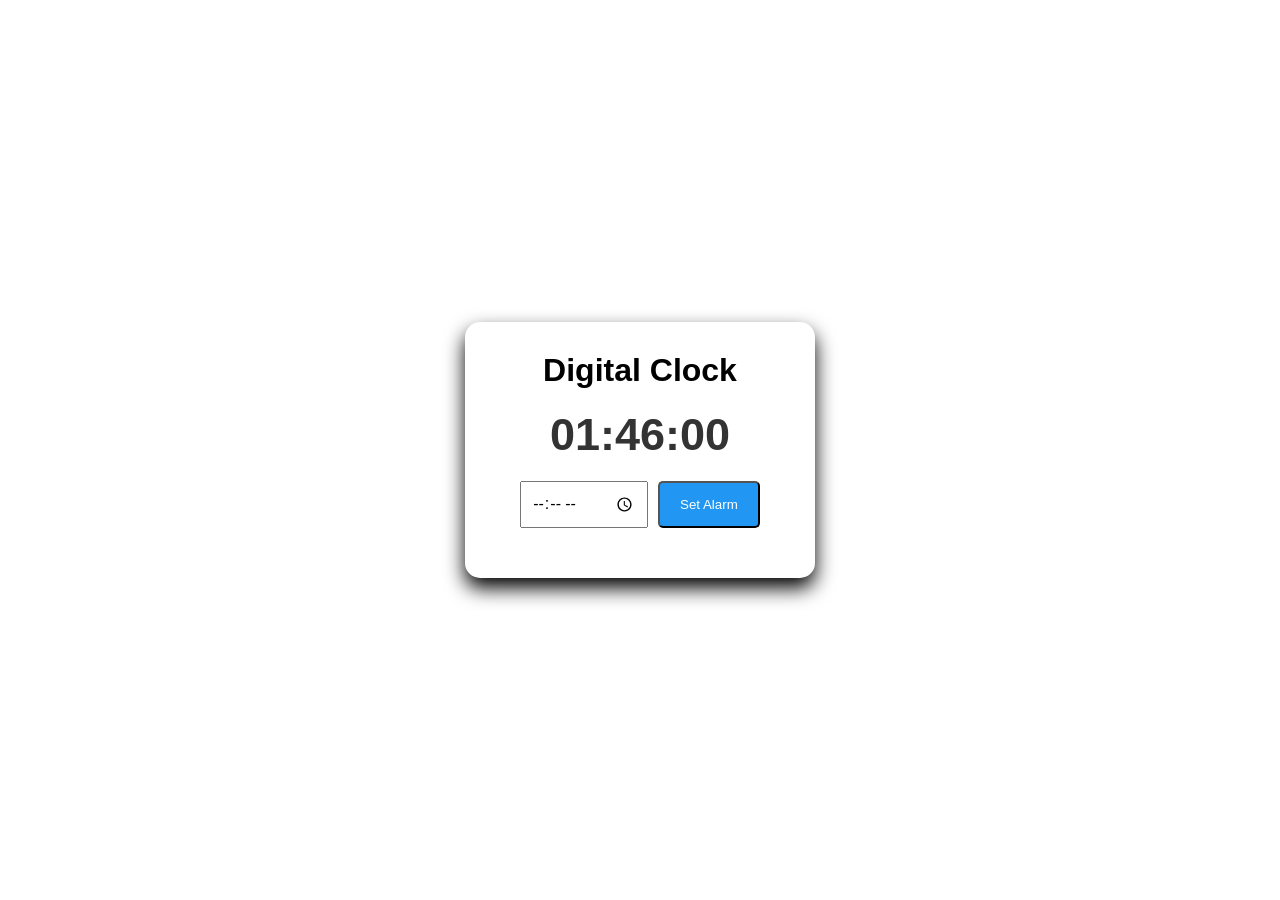
<file: DigitalClock&Alarm.html>
<!DOCTYPE html>
<html lang="en">
<head>
    <meta charset="UTF-8">
    <meta name="viewport" content="width=device-width, initial-scale=1.0">
    <title>Digital Clock & Alarm</title>
    <link rel="stylesheet" href="DigitalClock&Alarm.css">
</head>
<body>
    <div class="container">
        <h1>Digital Clock</h1>
        <div id="clock">00:00:00</div>
        <div class="alarm-box">
        <input type="time" id="alarmTime">
        <button onclick="setAlarm()">Set Alarm</button>
        </div>
        <p id="status"></p>
    </div>
    <script src="DigitalClock&Alarm.js"></script>
    
</body>
</html>
</file>
<file: style.css>
* {
    margin: 0;
    padding: 0;
    box-sizing: border-box
}

html {
    scroll-behavior: smooth;
    scroll-padding-top: 90px
}

body {
    font-family: Inter, Arial, sans-serif;
    background: #080b14;
    color: #f4f6ff;
    line-height: 1.65;
    overflow-x: hidden
}

body:before {
    content: "";
    position: fixed;
    z-index: -1;
    inset: 0;
    background: radial-gradient(circle at 10% 10%, #6b55ff22, transparent 30%), radial-gradient(circle at 90% 40%, #00d5c422, transparent 25%);
    pointer-events: none
}

a {
    color: inherit;
    text-decoration: none
}

.container {
    width: min(1120px, 90%);
    margin: auto
}

.header {
    position: sticky;
    top: 0;
    z-index: 100;
    background: #080b14d9;
    backdrop-filter: blur(16px);
    border-bottom: 1px solid #ffffff10
}

.navbar {
    height: 75px;
    display: flex;
    justify-content: space-between;
    align-items: center
}

.logo {
    font: 700 1.8rem "Space Grotesk";
    letter-spacing: -1px
}

.logo span,
.accent {
    color: #8e7cff
}

.nav-links {
    display: flex;
    align-items: center;
    gap: 30px;
    list-style: none;
    color: #aeb6c9;
    font-size: .9rem
}

.nav-links a:hover {
    color: #fff
}

.nav-cta {
    padding: 9px 16px;
    border: 1px solid #7567ff;
    border-radius: 10px;
    color: #fff
}

.menu-toggle {
    display: none;
    background: none;
    border: 0;
    color: white;
    font-size: 1.5rem
}

.hero {
    min-height: 620px;
    display: grid;
    grid-template-columns: 1.1fr .9fr;
    align-items: center;
    gap: 35px;
    padding: 70px 0
}

.availability {
    display: inline-flex;
    align-items: center;
    gap: 9px;
    padding: 7px 13px;
    border-radius: 25px;
    border: 1px solid #25433c;
    background: #10201d;
    color: #b5d9ce;
    font-size: .75rem;
    margin-bottom: 25px
}

.availability span,
.green-dot {
    width: 8px;
    height: 8px;
    border-radius: 50%;
    background: #42e5a5;
    box-shadow: 0 0 10px #42e5a5
}

.kicker {
    color: #9183ff;
    font-size: .75rem;
    font-weight: 700;
    letter-spacing: 2.5px;
    margin-bottom: 10px
}

.hero h1 {
    font: 700 clamp(3.5rem, 7vw, 6rem)/1.05 "Space Grotesk";
    letter-spacing: -4px
}

.hero h2 {
    font: 600 clamp(1.25rem, 2.7vw, 2rem) "Space Grotesk";
    margin: 14px 0
}

.gradient-text {
    background: linear-gradient(100deg, #a99bff, #48e0d0);
    background-clip: text;
    -webkit-background-clip: text;
    color: transparent
}

.intro {
    max-width: 560px;
    color: #a4aec2;
    margin: 20px 0 27px;
    font-size: 1rem
}

.hero-actions {
    display: flex;
    gap: 12px;
    flex-wrap: wrap
}

.button {
    display: inline-flex;
    align-items: center;
    gap: 10px;
    padding: 12px 20px;
    border-radius: 10px;
    font-weight: 700;
    font-size: .88rem;
    transition: .25s
}

.button:hover {
    transform: translateY(-3px)
}

.primary {
    background: linear-gradient(110deg, #7965ff, #558dff);
    box-shadow: 0 10px 30px #655bff30
}

.outline {
    border: 1px solid #3a4055;
    background: #111625
}

.quick-links {
    display: flex;
    gap: 20px;
    margin-top: 27px;
    color: #8994ab;
    font-size: .85rem
}

.quick-links a:hover {
    color: #fff
}

.hero-image-wrap {
    height: 430px;
    position: relative;
    display: grid;
    place-items: center
}

.ring {
    position: absolute;
    border: 1px solid #8275ff30;
    border-radius: 50%;
    width: 390px;
    height: 390px
}

.ring2 {
    width: 320px;
    height: 320px;
    border-color: #3de0d51f
}

.profile-frame {
    position: relative;
    z-index: 2;
    width: 275px;
    height: 335px;
    border-radius: 25px;
    overflow: hidden;
    border: 1px solid #ffffff25;
    background: linear-gradient(145deg, #1b2033, #111522);
    box-shadow: 0 25px 80px #0008;
    transform: rotate(3deg)
}

.profile-frame img {
    width: 100%;
    height: 100%;
    object-fit: cover
}

.photo-fallback {
    height: 100%;
    display: none;
    align-items: center;
    justify-content: center;
    flex-direction: column;
    gap: 8px;
    color: #9ca7bd
}

.photo-fallback span {
    font: 700 5rem "Space Grotesk";
    background: linear-gradient(120deg, #9584ff, #48e0d0);
    background-clip: text;
    color: transparent
}

.photo-fallback small {
    font-size: .8rem
}

.floating-note {
    position: absolute;
    z-index: 3;
    background: #151a2a;
    border: 1px solid #ffffff17;
    padding: 11px 15px;
    border-radius: 12px;
    box-shadow: 0 12px 30px #0005;
    font-size: .77rem
}

.note1 {
    top: 45px;
    right: 0
}

.note2 {
    bottom: 45px;
    left: 0;
    display: flex;
    align-items: center;
    gap: 9px
}

.floating-code {
    position: absolute;
    bottom: 5px;
    right: 20px;
    color: #9183ff;
    font: 600 .8rem monospace
}

.highlights {
    display: grid;
    grid-template-columns: repeat(3, 1fr);
    padding: 23px;
    border: 1px solid #ffffff12;
    border-radius: 16px;
    background: #101522b8;
    margin-bottom: 70px;
    text-align: center
}

.highlights div {
    display: flex;
    flex-direction: column;
    border-right: 1px solid #ffffff12
}

.highlights div:last-child {
    border: 0
}

.highlights strong {
    font: 600 1.05rem "Space Grotesk"
}

.highlights small {
    color: #8791a7;
    font-size: .78rem
}

.section {
    padding: 45px 0 75px
}

.section-title {
    text-align: center;
    margin-bottom: 38px
}

.section-title h2,
.dsa-section h2,
.contact-card h2 {
    font: 700 clamp(2rem, 4vw, 3rem) "Space Grotesk";
    letter-spacing: -1px
}

.subtitle {
    color: #8994aa;
    margin-top: 8px
}

.about-panel {
    display: grid;
    grid-template-columns: 170px 1fr;
    gap: 25px;
    background: #101522;
    border: 1px solid #ffffff12;
    border-radius: 18px;
    padding: 32px
}

.section-index {
    font: 700 1.25rem "Space Grotesk";
    color: #9285ff
}

.section-index span {
    font-size: .7rem;
    color: #707a91;
    letter-spacing: 1px
}

.about-panel p {
    color: #aab3c7;
    margin-bottom: 14px
}

.pills,
.skill-tags {
    display: flex;
    gap: 8px;
    flex-wrap: wrap
}

.pills span,
.skill-tags span {
    font-size: .72rem;
    padding: 6px 10px;
    border-radius: 7px;
    background: #171e2e;
    border: 1px solid #ffffff12;
    color: #c2c9d8
}

.skills-grid {
    display: grid;
    grid-template-columns: repeat(3, 1fr);
    gap: 16px
}

.skill-box {
    padding: 23px;
    border-radius: 16px;
    background: #101522;
    border: 1px solid #ffffff12;
    transition: .25s
}

.skill-box:hover,
.project-card:hover {
    transform: translateY(-5px);
    border-color: #8173ff75
}

.skill-emoji {
    font-size: 1.5rem;
    margin-bottom: 9px
}

.skill-box h3,
.project-card h3 {
    font: 600 1.1rem "Space Grotesk";
    margin-bottom: 13px
}

.projects-grid {
    display: grid;
    grid-template-columns: repeat(3, 1fr);
    gap: 17px
}

.project-card {
    background: #101522;
    border: 1px solid #ffffff12;
    padding: 17px;
    border-radius: 16px;
    transition: .25s
}

.project-banner {
    height: 125px;
    border-radius: 11px;
    margin-bottom: 17px;
    padding: 13px;
    display: flex;
    flex-direction: column;
    justify-content: space-between;
    color: #ffffffb8;
    font-size: .65rem;
    letter-spacing: 1px
}

.project-banner b {
    font: 700 1.6rem "Space Grotesk";
    letter-spacing: 1px;
    color: #fff
}

.banner1 {
    background: linear-gradient(135deg, #26224f, #6b55c9)
}

.banner2 {
    background: linear-gradient(135deg, #0f4442, #1c8b7a)
}

.banner3 {
    background: linear-gradient(135deg, #173b67, #4d83cf)
}

.banner4 {
    background: linear-gradient(135deg, #4d2b20, #c07b45)
}

.banner5 {
    background: linear-gradient(135deg, #43234e, #a34fc2)
}

.banner6 {
    background: linear-gradient(135deg, #672c4b, #dc6b9e)
}

.banner7 {
    background: linear-gradient(135deg, #1c3d59, #3e9db3)
}

.banner8 {
    background: linear-gradient(135deg, #3e3922, #b7a04a)
}

.banner9 {
    background: linear-gradient(135deg, #3c263b, #9e5d9b)
}

.banner10 {
    background: linear-gradient(135deg, #183c30, #4c9c71)
}

.banner11 {
    background: linear-gradient(135deg, #20365b, #5b89d2)
}

.banner12 {
    background: linear-gradient(135deg, #222d3c, #586c8c)
}

.project-card p {
    font-size: .82rem;
    color: #98a3b8;
    min-height: 60px;
    margin-bottom: 15px
}

.project-card>a {
    font-size: .83rem;
    font-weight: 700;
    color: #a89cff
}

.dsa-section {
    display: flex;
    align-items: center;
    justify-content: space-between;
    gap: 25px;
    border: 1px solid #ffffff12;
    border-radius: 18px;
    padding: 32px;
    background: linear-gradient(120deg, #17162d, #101522)
}

.dsa-section p:not(.kicker) {
    color: #9ea8bc;
    max-width: 650px;
    margin-top: 12px
}

.contact-card {
    text-align: center;
    padding: 60px 20px;
    border-radius: 22px;
    border: 1px solid #ffffff14;
    background: radial-gradient(ellipse at top, #27204e, #101522 65%)
}

.contact-card>p:not(.kicker) {
    color: #a1abc0;
    max-width: 520px;
    margin: 15px auto 25px
}

.contact-socials {
    display: flex;
    justify-content: center;
    gap: 24px;
    margin-top: 25px;
    color: #a6afc3;
    font-size: .85rem
}

.contact-socials a:hover {
    color: #fff
}

footer {
    display: flex;
    justify-content: space-between;
    padding: 22px 5%;
    border-top: 1px solid #ffffff10;
    color: #7d879b;
    font-size: .8rem
}

footer a:hover {
    color: #fff
}

@media(max-width:850px) {
    .hero {
        grid-template-columns: 1fr;
        text-align: center;
        padding-top: 55px
    }

    .intro {
        margin-left: auto;
        margin-right: auto
    }

    .hero-actions,
    .quick-links {
        justify-content: center
    }

    .hero-image-wrap {
        height: 390px
    }

    .note1 {
        right: 8%
    }

    .note2 {
        left: 8%
    }

    .skills-grid {
        grid-template-columns: repeat(2, 1fr)
    }

    .projects-grid {
        grid-template-columns: repeat(2, 1fr)
    }

    .dsa-section {
        align-items: flex-start;
        flex-direction: column
    }
}

@media(max-width:560px) {
    .menu-toggle {
        display: block
    }

    .nav-links {
        display: none;
        position: absolute;
        top: 75px;
        left: 0;
        right: 0;
        background: #0b0f1a;
        padding: 20px;
        flex-direction: column;
        gap: 17px
    }

    .nav-links.open {
        display: flex
    }

    .hero h1 {
        letter-spacing: -2px
    }

    .hero-image-wrap {
        height: 350px
    }

    .profile-frame {
        width: 225px;
        height: 285px
    }

    .ring {
        width: 300px;
        height: 300px
    }

    .ring2 {
        width: 250px;
        height: 250px
    }

    .note1 {
        top: 20px;
        right: 0
    }

    .note2 {
        bottom: 20px;
        left: 0
    }

    .highlights {
        grid-template-columns: 1fr;
        gap: 15px
    }

    .highlights div {
        border: 0;
        border-bottom: 1px solid #ffffff12;
        padding-bottom: 12px
    }

    .highlights div:last-child {
        padding: 0
    }

    .about-panel {
        grid-template-columns: 1fr;
        padding: 22px
    }

    .skills-grid,
    .projects-grid {
        grid-template-columns: 1fr
    }

    .section {
        padding: 35px 0 55px
    }

    .project-card p {
        min-height: unset
    }

    footer {
        flex-direction: column;
        gap: 8px;
        text-align: center
    }
}
</file>
<file: Calculator/style.css>
@import url('https://fonts.googleapis.com/css2?family=Poppins:wght@500&display=swap');

*{
    margin: 0;
    padding: 0;
    box-sizing: border-box;
    font-family: 'Poppins', sans-serif;
}

body{
    width: 100%;
    height: 100vh;
    display: flex;
    justify-content: center;
    align-items: center;
    background: linear-gradient(45deg, #0a0a0a, #3a4452);
}

.calculator{
    border: 1px solid #717377;
    padding: 20px;
    border-radius: 16px;
    background: transparent;
    box-shadow: 0px 3px 15px rgba(113, 115, 119, 0.5);

}

input{
    width: 320px;
    border: none;
    padding: 24px;
    margin: 10px;
    background: transparent;
    box-shadow: 0px 3px 15px rgbs(84, 84, 84, 0.1);
    font-size: 40px;
    text-align: right;
    cursor: pointer;
    color: #ffffff;
}

input::placeholder{
    color: #ffffff;
}

button{
    border: none;
    width: 60px;
    height: 60px;
    margin: 10px;
    border-radius: 50%;
    background: transparent;
    color: #ffffff;
    font-size: 20px;
    box-shadow: -8px -8px 15px rgba(255, 255, 255, 0.1);
    cursor: pointer;
}

.equalBtn{
    background-color: #fb7c14;
}

.operator{
    color: #6dee0a;
}
</file>
<file: Digital_Clock_&_Alarm/style.css>
*{
    margin: 0;
    padding: 0;
    box-sizing: border-box;
    font-family: Arial,sans-self;
}body{
    height: 100vh;
    display: flex;
    justify-content: center;
    align-items: center;
    background-color: linen-gradient(135deg,#4facfe,#00f2fe);



}.container{
    background: white;
    padding: 30px;
    border-radius: 15px;
    text-align: center;
    box-shadow: 0 10px 20px rgba(0,0,0,3);
    width: 350px;
}h1{
    margin-bottom: 20px;
}#clock{
    font-size: 45px;
    font-weight: bold;
    margin: 20px 0;
    color: #333;

}.alarm-box{
    display: flex;
    gap: 10px;
    justify-content: center;
    margin-top:20px;
}input{
    padding: 10px;
    font-size: 16px;


}button{
    padding: 10px 20px;
    border: node;
    background: #2196f3;
    color: white;
    cursor: pointer;
    border-radius: 5px;

}button:hover{
    background: #1565c0;


}#status{
    margin-top: 20px;
    color: green;
    font-weight: bold;
}
</file>
<file: Expense_Tracker_project/style.css>
body{
    margin: 0;
    height: 100vh;
    background-color: aqua;
    
    display: flex;
    justify-content: center;
    align-items: center;
    background:linear-gradient(
            135deg,
    #667eea,
    #764ba2,
    );
    font-family: Arial;

   
}
.container{
    width: 350px;
    background:white;
    padding: 30px;
    border-radius: 20px;
    bax-shadow:
    0 10px 30px
    rgba(0,0,0,.2);
    text-align: center;
}h1{
    color: #444;
}
input{
    padding: 12px;
    margin: 10px;
    width: 805;
    border: none;
    border-radius: 10px;
    background: #f2f2f2;
    font-size: 16px;

}button{
    padding: 12px 25px;
    border:none;
    border-radius: 10px;
    background: #667eea;
    color: white;
    font-size: 16px;
    cursor: pointer;
}
butoon:hover{
    background: #5a67d8;
}li{
    list-style: none;
    margin: 10px;
    padding: 10px;
    background:#f5f5f5;
    border-radius: 10px;
}
</file>
<file: Quiz-App/style.css>
* {
    margin: 0;
    padding: 0;
    box-sizing: border-box;
    font-family: Arial, sans-serif;

}

body {
    background-color: #dc356f;
    display: flex;
    justify-content: center;
    align-items: center;
    height: 100vh;
}

.quizbox {
    background: #e14848;
    width: 400px;
    padding: 25px;
    border-radius: 10px;
    box-shadow: 0 0 10px rgba(0, 0, 0, 3)
}

h2 {
    margin-bottom: 20px;
}

.btn {
    display: block;
    width: 100%;
    padding: 12px;
    margin: 10px 0;
    border: 1px solid #0e0e0e;
    background: white;
    cursor: pointer;
    border-radius: 5px;
    font-size: 16px;

}

.btn:hover {
    background: #333;
    color: rgb(13, 12, 12);

}

#nextBtn {
    margin-top: 20px;
    padding: 12px;
    width: 100%;
    background: #4699dd;
    color: white;
    border: none;
    border-radius: 5px;
    cursor: pointer;
    display: none;
}
</file>
<file: Student__managment_System/style.css>
*{
    margin:0;
    padding:0;
    box-sizing:border-box;
    font-family:Arial, Helvetica, sans-serif;
}

body{
    min-height:100vh;
    display:flex;
    justify-content:center;
    align-items:center;
    background:linear-gradient(135deg,#b8fe4f,#00f2fe);
    padding:30px;
}

.container{
    width:100%;
    max-width:1000px;
    background:#fff;
    border-radius:20px;
    padding:30px;
    box-shadow:0 15px 35px rgba(0,0,0,.2);
}

h1{
    text-align:center;
    color:#333;
    margin-bottom:25px;
}

.form-box{
    display:grid;
    grid-template-columns:repeat(auto-fit,minmax(180px,1fr));
    gap:15px;
    margin-bottom:20px;
}

.form-box input{
    padding:12px;
    border:2px solid #ddd;
    border-radius:10px;
    font-size:16px;
    outline:none;
    transition:.3s;
}

.form-box input:focus{
    border-color:#4facfe;
}

#addBtn{
    background:#4facfe;
    color:#fff;
    border:none;
    border-radius:10px;
    font-size:16px;
    cursor:pointer;
    transition:.3s;
}

#addBtn:hover{
    background:#0077ff;
    transform:translateY(-2px);
}

.search-box{
    margin:20px 0;
}

.search-box input{
    width:100%;
    padding:12px;
    border:2px solid #ddd;
    border-radius:10px;
    font-size:16px;
}

h2{
    margin-bottom:15px;
    color:#444;
}

table{
    width:100%;
    border-collapse:collapse;
    overflow:hidden;
    border-radius:10px;
}

thead{
    background:#4facfe;
    color:#fff;
}

th,td{
    padding:15px;
    text-align:center;
}

tbody tr:nth-child(even){
    background:#f5f5f5;
}

tbody tr:hover{
    background:#dff4ff;
    transition:.3s;
}

button{
    padding:8px 15px;
    border:none;
    border-radius:8px;
    cursor:pointer;
    color:#fff;
    font-size:14px;
    transition:.3s;
}

.edit-btn{
    background:#28a745;
    margin-right:5px;
}

.edit-btn:hover{
    background:#1e7e34;
}

.delete-btn{
    background:#dc3545;
}

.delete-btn:hover{
    background:#b52a37;
}

@media(max-width:768px){

.container{
    padding:20px;
}

table{
    font-size:14px;
}

th,td{
    padding:10px;
}

}
</file>
<file: TicTacToe/style.css>
* {
  margin: 0;
  padding: 0;
  border: 0;
}
body {
  width: 100%;
  height: 100vh;
  background-color: #15BDAC;
  text-align: center;
}
#container {
  width: 100%;
  height: 70vh;
  display: flex;
  justify-content: center;
  align-items: center;
  flex-direction: column;
  gap: 40px;
}
.Game {
  width: 252px;
  height: 252px;
  display: flex;
  justify-content: center;
  align-items: center;
  flex-wrap: wrap;
  align-content: center;
}
.button {
  width: 5.25rem;
  height: 5.25rem;
  background-color: #15BDAC;
  font-size: 3.5rem;
}
#topLeft {
  border-right: 5px solid #0DA191;
  border-bottom: 5px solid #0DA191;
}
#topRight {
  border-left: 5px solid #0DA191;
  border-bottom: 5px solid #0DA191;
}
#middleCenter {
  border: 5px solid #0DA191;
}
#bottomLeft {
  border-right: 5px solid #0DA191;
  border-top: 5px solid #0DA191;
}
#bottomRight {
  border-left: 5px solid #0DA191;
  border-top: 5px solid #0DA191;
}
.status {
  width: 100%;
  height: 100vh;
  display: flex;
  justify-content: center;
  align-items: center;
  flex-direction: column;
}
.status p {
  font-size: 13vmin;
  margin-bottom: 10px;
  color: #ffffffce;
}
.newGame, .resetButton{
  border-radius: 10px;
  width: 150px;
  height: 50px;
  font-size: 1.25rem;
  background-color: #f3ff16;
  color: #000000;
}
.resetScore{
  border-radius: 10px;
  width: 125px;
  height: 40px;
  font-size: 1.10rem;
  margin-top: -20px;
  background-color: #f3ff16;
  color: #000000;
}
.hide{
  display: none;
}
h1{
  font-size: 47px;
  color: rgba(0, 18, 180, 0.986);
}
h3{
  font-size: 33px;
  color: #e2e1e1;
  text-decoration: underline;
  margin-top: 10px;
}
.scores{
  font-size: 25px;
  color: rgb(255, 174, 0);
  display: flex;
  justify-content: center;
  align-items: center;
  gap: 100px;
  margin-top: 20px;
}
</file>
<file: WeatherApp_project/style.css>
body {
    display: flex;
    justify-content: center;
    align-items: center;
    height: 100vh;
    background-color: #4da6ff;
    font-family: Arial;

}

.card {
    background-color: white;
    padding: 30px;
    border-radius: 15px;
    text-align: center;
    width: 300px;

}

input {
    padding: 10px;
    width: 200px;

}

button {
    padding: 10px;
    margin-top: 10px;
    cursor: pointer;

}

#result {
    margin-top: 20px;
    font-size: 18px;
}
</file>
<file: Calculator.css>
body{
    margin: 0;
    display: flex;
    justify-content: center;
    align-items: center;
    height: 100vh;
    background-color: #f2f2f2;
    font-family: arial,sans-serif;
}
.calculator{
    width: 340px;
    background-color: #222;
    padding: 20px;
    border-radius: 10px;
    box-shadow: 0 10px 20px rgba(0,0,0,0.3);
}
#display{
    width: 100%;
    height: 70px;
    font-size: 32px;
    text-align: right;
    margin-bottom: 20px;
    border: none;
    outline: none;
    border-radius: 10px;
    padding-right: 10px;
    box-sizing: border-box;
    color: #000;

}
.button{
    display: grid;
    grid-template-columns: repeat(4,1fr);
    gap:10px;
}
button{
    height: 60px;
    
    font-size: 22px;
    border: none;
    border-radius: 10px;
    cursor: pointer;
    transition: 0.3s;
    
}
button:hover{
    background-color: orange;
    color: white;
}
button.active{
    transform: scale(0.95);
}
</file>
<file: DigitalClock&Alarm.css>
*{
    margin: 0;
    padding: 0;
    box-sizing: border-box;
    font-family: Arial,sans-self;
}body{
    height: 100vh;
    display: flex;
    justify-content: center;
    align-items: center;
    background-color: linen-gradient(135deg,#4facfe,#00f2fe);



}.container{
    background: white;
    padding: 30px;
    border-radius: 15px;
    text-align: center;
    box-shadow: 0 10px 20px rgba(0,0,0,3);
    width: 350px;
}h1{
    margin-bottom: 20px;
}#clock{
    font-size: 45px;
    font-weight: bold;
    margin: 20px 0;
    color: #333;

}.alarm-box{
    display: flex;
    gap: 10px;
    justify-content: center;
    margin-top:20px;
}input{
    padding: 10px;
    font-size: 16px;


}button{
    padding: 10px 20px;
    border: node;
    background: #2196f3;
    color: white;
    cursor: pointer;
    border-radius: 5px;

}button:hover{
    background: #1565c0;


}#status{
    margin-top: 20px;
    color: green;
    font-weight: bold;
}
</file>
